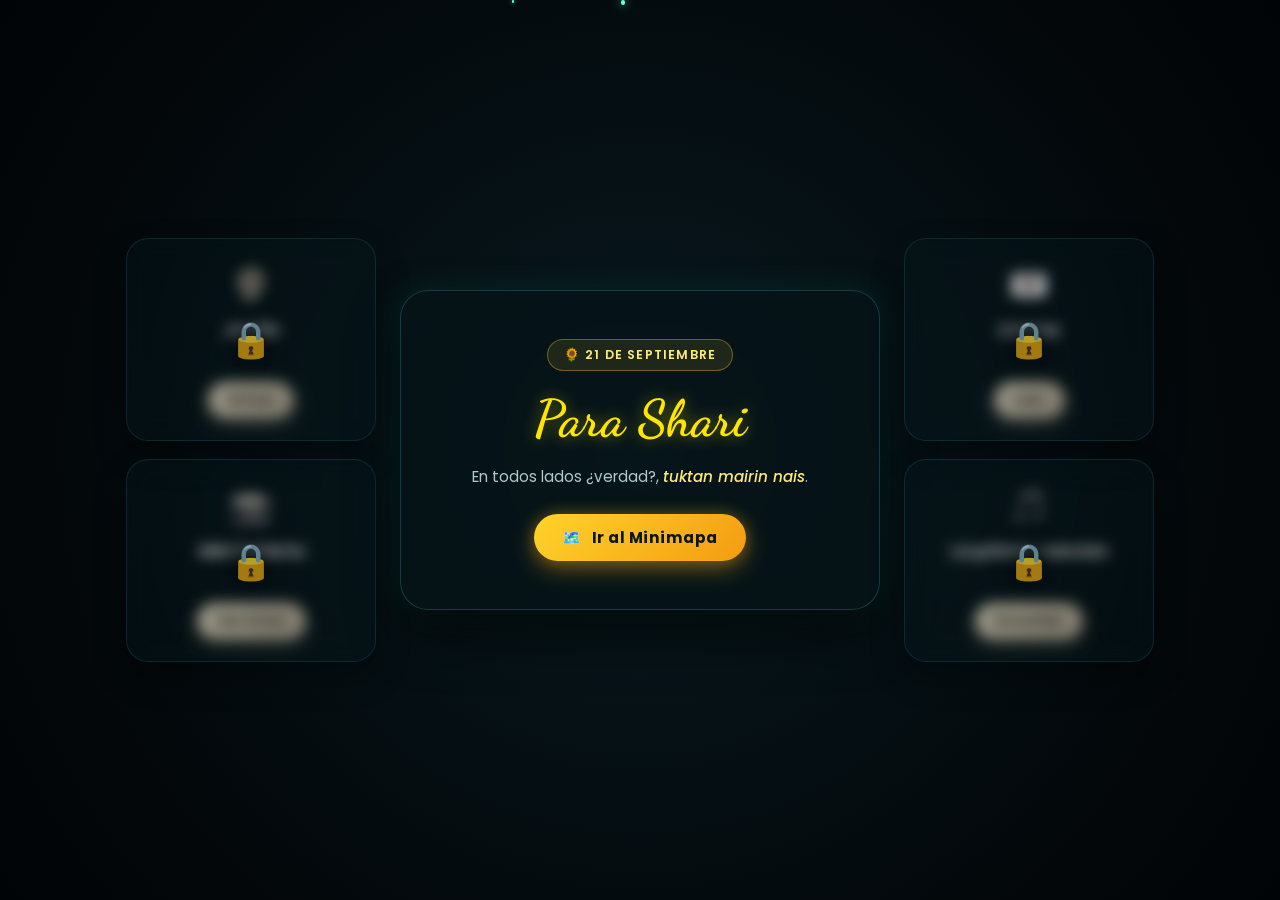
<file: index.html>
<!DOCTYPE html>
<html lang="es">
<head>
  <meta charset="UTF-8" />
  <meta name="viewport" content="width=device-width, initial-scale=1.0" />
  <title>21</title>
  <link rel="icon" href="flowers.png" type="image/x-icon" />
  <!-- Google Fonts -->
  <link rel="preconnect" href="https://fonts.googleapis.com">
  <link rel="preconnect" href="https://fonts.gstatic.com" crossorigin>
  <link href="https://fonts.googleapis.com/css2?family=Dancing+Script:wght@600;700&family=Poppins:wght@300;400;600;700&display=swap" rel="stylesheet">

  <link rel="stylesheet" href="style.css" />
</head>
<body>

  <!-- Luciérnagas / destellos -->
  <div id="glow-container"></div>

  <!-- Banner de Notificación de Desbloqueo -->
  <div id="unlock-banner" class="unlock-banner" style="display: none;">
    🎉 ¡FELICITACIONES! Los 4 niveles han sido superados. Las cartas sorpresa están desbloqueadas. 🔓✨
  </div>

  <!-- Layout Simétrico: 2 a la izquierda, Centro, 2 a la derecha -->
  <main class="layout-container">

    <!-- COLUMNA IZQUIERDA -->
    <div class="side-column">
      <!-- Card 1: Flores -->
      <article class="side-card reward-card locked" id="reward-1">
        <div class="lock-shield">🔒</div>
        <div class="card-icon">🌻</div>
        <h3>Jardin</h3>
        <p>...</p>
        <a href="flores/Flores.html" class="btn-card">Entrar</a>
      </article>

      <!-- Card 2: Galería -->
      <article class="side-card reward-card locked" id="reward-2">
        <div class="lock-shield">🔒</div>
        <div class="card-icon">📸</div>
        <h3>Mini Galería</h3>
        <p>...</p>
        <a href="galeria/galeria.html" class="btn-card">Ver fotos</a>
      </article>
    </div>

    <!-- CENTRO: MENSAJE PRINCIPAL -->
    <section class="card main-card">
      <span class="badge">🌻 21 de Septiembre</span>
      <h1>Para Shari</h1>
      <p class="dedicatoria">
        En todos lados ¿verdad?, <span class="highlight">tuktan mairin nais</span>. 
      </p>

      <!-- Botón al Minimapa de Juegos -->
      <div class="map-action">
        <a href="juegos/minimapa/minimapa.html" class="btn-minimap">
          <span>🗺️</span> Ir al Minimapa
        </a>
      </div>
    </section>

    <!-- COLUMNA DERECHA -->
    <div class="side-column">
      <!-- Card 3: Cartas -->
      <article class="side-card reward-card locked" id="reward-3">
        <div class="lock-shield">🔒</div>
        <div class="card-icon">💌</div>
        <h3>Cartas</h3>
        <p>...</p>
        <a href="cartas/cartas.html" class="btn-card">Leer</a>
      </article>

      <!-- Card 4: Canción -->
      <article class="side-card reward-card locked" id="reward-4">
        <div class="lock-shield">🔒</div>
        <div class="card-icon">🎵</div>
        <h3>La primer cancion</h3>
        <p>...</p>
        <a href="cancion/Joseanlog.html" class="btn-card">Escuchar</a>
      </article>
    </div>

  </main>

  <script src="script.js"></script>
</body>
</html>
</file>
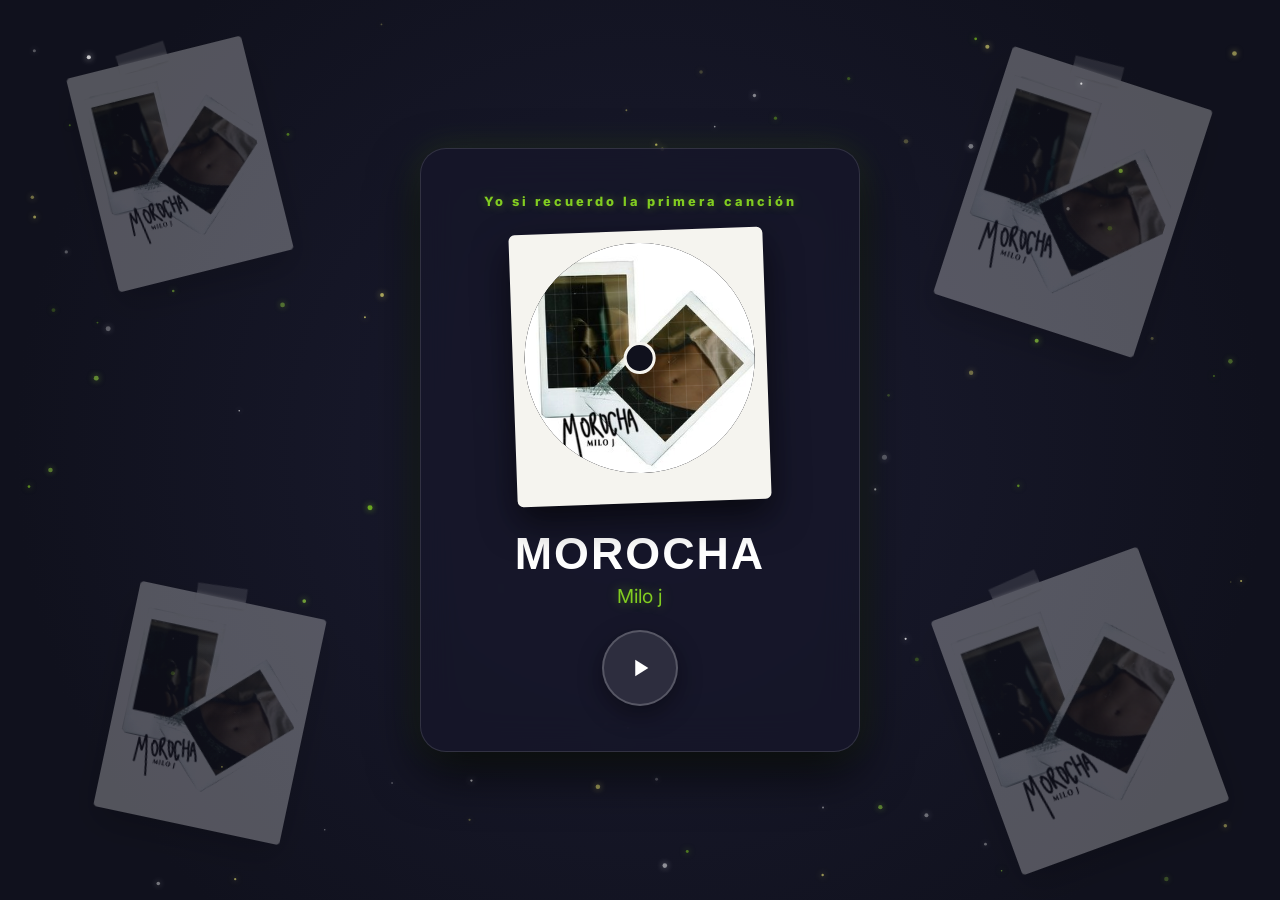
<file: cancion/Joseanlog.html>
<!DOCTYPE html>
<html lang="es">
<head>
  <meta charset="UTF-8">
  <meta name="viewport" content="width=device-width, initial-scale=1.0">
  <link rel="icon" href="../flowers.png" type="image/x-icon" />
  <title>Milo j - Morocha</title>
  
  <link rel="preconnect" href="https://fonts.googleapis.com">
  <link rel="preconnect" href="https://fonts.gstatic.com" crossorigin>
  <link href="https://fonts.googleapis.com/css2?family=Inter:wght@300;400;600;800&family=Permanent+Marker&display=swap" rel="stylesheet">
  
  <link rel="stylesheet" href="styles.css">
</head>
<body>
    <audio id="musicPlayer" autoplay loop>
        <source src="Morocha.mp3" type="audio/mp3">
        Tu navegador no soporta el elemento de audio.
    </audio>

    <canvas id="canvas"></canvas>

    <!-- Elementos gráficos de fondo: Mini Polaroids ambientales inspiradas en la portada -->
    <div class="polaroid-gallery" id="polaroidGallery">
        <div class="bg-polaroid p1">
            <div class="tape"></div>
            <div class="img-box">
                <img src="morocha.jpg" alt="Morocha vibe 1">
            </div>
        </div>
        <div class="bg-polaroid p2">
            <div class="tape"></div>
            <div class="img-box">
                <img src="morocha.jpg" alt="Morocha vibe 2">
            </div>
        </div>
        <div class="bg-polaroid p3">
            <div class="tape"></div>
            <div class="img-box">
                <img src="morocha.jpg" alt="Morocha vibe 3">
            </div>
        </div>
        <div class="bg-polaroid p4">
            <div class="tape"></div>
            <div class="img-box">
                <img src="morocha.jpg" alt="Morocha vibe 4">
            </div>
        </div>
    </div>

    <!-- Reproductor Principal -->
    <main class="main">
        <div class="reproductor">
            <span class="status-tag">Yo si recuerdo la primera canción</span>
            
            <div class="polaroid-main">
                <div class="disc">
                    <img src="morocha.jpg" alt="Milo j - Morocha Cover">
                </div>
            </div>

            <div class="info">
                <h1>MOROCHA</h1>
                <p>Milo j</p>
            </div>

            <button id="playPauseBtn" class="control-btn" aria-label="Reproducir o pausar">
                <svg class="play-icon" width="26" height="26" viewBox="0 0 24 24" fill="currentColor">
                    <path d="M8 5v14l11-7z"/>
                </svg>
                <svg class="pause-icon" width="26" height="26" viewBox="0 0 24 24" fill="currentColor">
                    <path d="M6 19h4V5H6v14zm8-14v14h4V5h-4z"/>
                </svg>
            </button>
        </div>
    </main>

    <script src="script.js"></script>
</body>
</html>
</file>
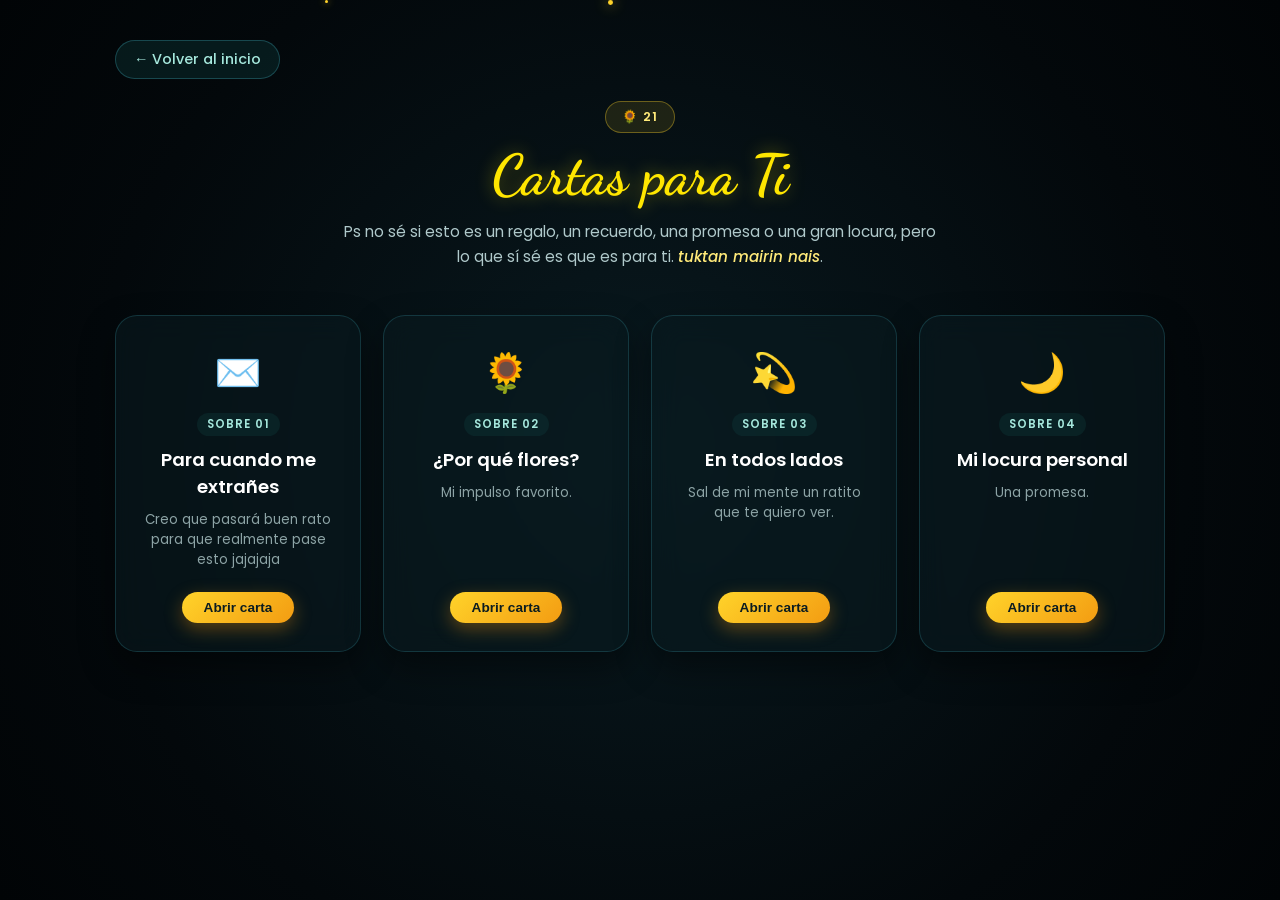
<file: Cartas/cartas.html>
<!DOCTYPE html>
<html lang="es">
<head>
  <meta charset="UTF-8" />
  <meta name="viewport" content="width=device-width, initial-scale=1.0" />
  <title>Cartas para Ti 💌 | 21 de Septiembre</title>

  <link rel="icon" href="../flowers.png" type="image/x-icon" />

  <!-- Google Fonts -->
  <link rel="preconnect" href="https://fonts.googleapis.com">
  <link rel="preconnect" href="https://fonts.gstatic.com" crossorigin>
  <link href="https://fonts.googleapis.com/css2?family=Dancing+Script:wght@600;700&family=Poppins:wght@300;400;500;600;700&display=swap" rel="stylesheet">

  <link rel="stylesheet" href="cartas.css" />
</head>
<body>

  <!-- Luciérnagas / destellos -->
  <div id="glow-container"></div>

  <div class="page-wrapper">
    
    <!-- Encabezado -->
    <header class="cartas-header">
      <a href="../index.html" class="btn-back">&larr; Volver al inicio</a>
      <span class="badge">🌻 21</span>
      <h1>Cartas para Ti</h1>
      <p class="subtitle">
        Ps no sé si esto es un regalo, un recuerdo, una promesa o una gran locura, pero lo que sí sé es que es para ti.
        <span class="highlight">tuktan mairin nais</span>.
      </p>
    </header>

    <!-- Grid de Sobres/Cartas -->
    <main class="letters-grid">

      <!-- Carta 1 -->
      <article class="letter-card" data-letter="1">
        <div class="envelope-icon">✉️</div>
        <span class="letter-tag">Sobre 01</span>
        <h3>Para cuando me extrañes</h3>
        <p class="letter-desc">Creo que pasará buen rato para que realmente pase esto jajajaja</p>
        <button class="btn-open">Abrir carta</button>
      </article>

      <!-- Carta 2 -->
      <article class="letter-card" data-letter="2">
        <div class="envelope-icon">🌻</div>
        <span class="letter-tag">Sobre 02</span>
        <h3>¿Por qué flores?</h3>
        <p class="letter-desc">Mi impulso favorito.</p>
        <button class="btn-open">Abrir carta</button>
      </article>

      <!-- Carta 3 -->
      <article class="letter-card" data-letter="3">
        <div class="envelope-icon">💫</div>
        <span class="letter-tag">Sobre 03</span>
        <h3>En todos lados</h3>
        <p class="letter-desc">Sal de mi mente un ratito que te quiero ver.</p>
        <button class="btn-open">Abrir carta</button>
      </article>

      <!-- Carta 4 -->
      <article class="letter-card" data-letter="4">
        <div class="envelope-icon">🌙</div>
        <span class="letter-tag">Sobre 04</span>
        <h3>Mi locura personal</h3>
        <p class="letter-desc">Una promesa.</p>
        <button class="btn-open">Abrir carta</button>
      </article>

    </main>

  </div>

  <!-- Modal para leer la carta abierta -->
  <div id="letter-modal" class="modal" aria-hidden="true">
    <div class="modal-overlay"></div>
    <div class="modal-paper">
      <button class="modal-close" id="modal-close" aria-label="Cerrar">&times;</button>
      <div class="stamp">🌻</div>
      <h2 id="modal-title" class="modal-title"></h2>
      <div id="modal-body" class="modal-body"></div>
      <p class="modal-footer">ATT. Marck.</p>
    </div>
  </div>

  <script src="cartas.js"></script>
</body>
</html>
</file>
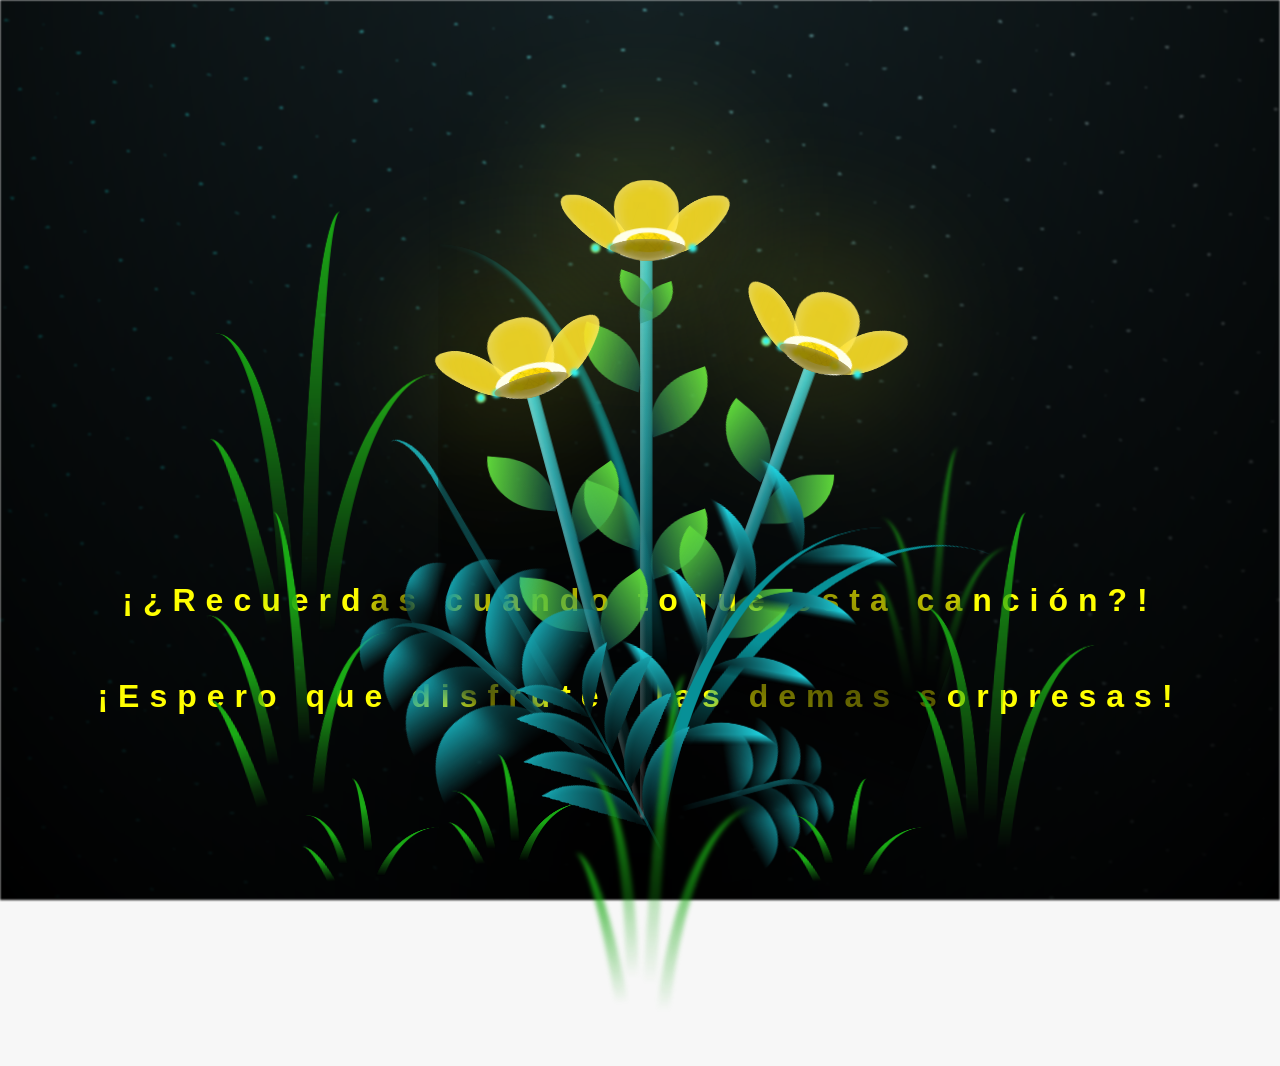
<file: flores/Flores.html>
<!DOCTYPE html>
<html lang="es">
  <head>
    <meta charset="UTF-8" />
    <meta http-equiv="X-UA-Compatible" content="IE=edge" />
    <meta name="viewport" content="width=device-width, initial-scale=1.0" />
    <link rel="stylesheet" href="main.css" />
    <link rel="icon" href="../flowers.png" type="image/x-icon" />
    <title>Flower</title>
  </head>
  <body class="container">
    <audio src="Risk_all_for_you.mp3" autoplay></audio>
    <div id="lyrics">
      
    </div>
    
    <h1 class="titulo">¡¿Recuerdas cuando toqué esta canción?! <br> <br>
      ¡Espero que disfrutes las demas sorpresas!</h1>
    <div class="night"></div>
    <div class="flowers">
      <div class="flower flower--1">
        <div class="flower__leafs flower__leafs--1">
          <div class="flower__leaf flower__leaf--1"></div>
          <div class="flower__leaf flower__leaf--2"></div>
          <div class="flower__leaf flower__leaf--3"></div>
          <div class="flower__leaf flower__leaf--4"></div>
          <div class="flower__white-circle"></div>

          <div class="flower__light flower__light--1"></div>
          <div class="flower__light flower__light--2"></div>
          <div class="flower__light flower__light--3"></div>
          <div class="flower__light flower__light--4"></div>
          <div class="flower__light flower__light--5"></div>
          <div class="flower__light flower__light--6"></div>
          <div class="flower__light flower__light--7"></div>
          <div class="flower__light flower__light--8"></div>
        </div>
        <div class="flower__line">
          <div class="flower__line__leaf flower__line__leaf--1"></div>
          <div class="flower__line__leaf flower__line__leaf--2"></div>
          <div class="flower__line__leaf flower__line__leaf--3"></div>
          <div class="flower__line__leaf flower__line__leaf--4"></div>
          <div class="flower__line__leaf flower__line__leaf--5"></div>
          <div class="flower__line__leaf flower__line__leaf--6"></div>
        </div>
      </div>

      <div class="flower flower--2">
        <div class="flower__leafs flower__leafs--2">
          <div class="flower__leaf flower__leaf--1"></div>
          <div class="flower__leaf flower__leaf--2"></div>
          <div class="flower__leaf flower__leaf--3"></div>
          <div class="flower__leaf flower__leaf--4"></div>
          <div class="flower__white-circle"></div>

          <div class="flower__light flower__light--1"></div>
          <div class="flower__light flower__light--2"></div>
          <div class="flower__light flower__light--3"></div>
          <div class="flower__light flower__light--4"></div>
          <div class="flower__light flower__light--5"></div>
          <div class="flower__light flower__light--6"></div>
          <div class="flower__light flower__light--7"></div>
          <div class="flower__light flower__light--8"></div>
        </div>
        <div class="flower__line">
          <div class="flower__line__leaf flower__line__leaf--1"></div>
          <div class="flower__line__leaf flower__line__leaf--2"></div>
          <div class="flower__line__leaf flower__line__leaf--3"></div>
          <div class="flower__line__leaf flower__line__leaf--4"></div>
        </div>
      </div>

      <div class="flower flower--3">
        <div class="flower__leafs flower__leafs--3">
          <div class="flower__leaf flower__leaf--1"></div>
          <div class="flower__leaf flower__leaf--2"></div>
          <div class="flower__leaf flower__leaf--3"></div>
          <div class="flower__leaf flower__leaf--4"></div>
          <div class="flower__white-circle"></div>

          <div class="flower__light flower__light--1"></div>
          <div class="flower__light flower__light--2"></div>
          <div class="flower__light flower__light--3"></div>
          <div class="flower__light flower__light--4"></div>
          <div class="flower__light flower__light--5"></div>
          <div class="flower__light flower__light--6"></div>
          <div class="flower__light flower__light--7"></div>
          <div class="flower__light flower__light--8"></div>
        </div>
        <div class="flower__line">
          <div class="flower__line__leaf flower__line__leaf--1"></div>
          <div class="flower__line__leaf flower__line__leaf--2"></div>
          <div class="flower__line__leaf flower__line__leaf--3"></div>
          <div class="flower__line__leaf flower__line__leaf--4"></div>
        </div>
      </div>

      <div class="grow-ans" style="--d: 1.2s">
        <div class="flower__g-long">
          <div class="flower__g-long__top"></div>
          <div class="flower__g-long__bottom"></div>
        </div>
      </div>

      <div class="growing-grass">
        <div class="flower__grass flower__grass--1">
          <div class="flower__grass--top"></div>
          <div class="flower__grass--bottom"></div>
          <div class="flower__grass__leaf flower__grass__leaf--1"></div>
          <div class="flower__grass__leaf flower__grass__leaf--2"></div>
          <div class="flower__grass__leaf flower__grass__leaf--3"></div>
          <div class="flower__grass__leaf flower__grass__leaf--4"></div>
          <div class="flower__grass__leaf flower__grass__leaf--5"></div>
          <div class="flower__grass__leaf flower__grass__leaf--6"></div>
          <div class="flower__grass__leaf flower__grass__leaf--7"></div>
          <div class="flower__grass__leaf flower__grass__leaf--8"></div>
          <div class="flower__grass__overlay"></div>
        </div>
      </div>

      <div class="growing-grass">
        <div class="flower__grass flower__grass--2">
          <div class="flower__grass--top"></div>
          <div class="flower__grass--bottom"></div>
          <div class="flower__grass__leaf flower__grass__leaf--1"></div>
          <div class="flower__grass__leaf flower__grass__leaf--2"></div>
          <div class="flower__grass__leaf flower__grass__leaf--3"></div>
          <div class="flower__grass__leaf flower__grass__leaf--4"></div>
          <div class="flower__grass__leaf flower__grass__leaf--5"></div>
          <div class="flower__grass__leaf flower__grass__leaf--6"></div>
          <div class="flower__grass__leaf flower__grass__leaf--7"></div>
          <div class="flower__grass__leaf flower__grass__leaf--8"></div>
          <div class="flower__grass__overlay"></div>
        </div>
      </div>

      <div class="grow-ans" style="--d: 2.4s">
        <div class="flower__g-right flower__g-right--1">
          <div class="leaf"></div>
        </div>
      </div>

      <div class="grow-ans" style="--d: 2.8s">
        <div class="flower__g-right flower__g-right--2">
          <div class="leaf"></div>
        </div>
      </div>

      <div class="grow-ans" style="--d: 2.8s">
        <div class="flower__g-front">
          <div
            class="flower__g-front__leaf-wrapper flower__g-front__leaf-wrapper--1"
          >
            <div class="flower__g-front__leaf"></div>
          </div>
          <div
            class="flower__g-front__leaf-wrapper flower__g-front__leaf-wrapper--2"
          >
            <div class="flower__g-front__leaf"></div>
          </div>
          <div
            class="flower__g-front__leaf-wrapper flower__g-front__leaf-wrapper--3"
          >
            <div class="flower__g-front__leaf"></div>
          </div>
          <div
            class="flower__g-front__leaf-wrapper flower__g-front__leaf-wrapper--4"
          >
            <div class="flower__g-front__leaf"></div>
          </div>
          <div
            class="flower__g-front__leaf-wrapper flower__g-front__leaf-wrapper--5"
          >
            <div class="flower__g-front__leaf"></div>
          </div>
          <div
            class="flower__g-front__leaf-wrapper flower__g-front__leaf-wrapper--6"
          >
            <div class="flower__g-front__leaf"></div>
          </div>
          <div
            class="flower__g-front__leaf-wrapper flower__g-front__leaf-wrapper--7"
          >
            <div class="flower__g-front__leaf"></div>
          </div>
          <div
            class="flower__g-front__leaf-wrapper flower__g-front__leaf-wrapper--8"
          >
            <div class="flower__g-front__leaf"></div>
          </div>
          <div class="flower__g-front__line"></div>
        </div>
      </div>

      <div class="grow-ans" style="--d: 3.2s">
        <div class="flower__g-fr">
          <div class="leaf"></div>
          <div class="flower__g-fr__leaf flower__g-fr__leaf--1"></div>
          <div class="flower__g-fr__leaf flower__g-fr__leaf--2"></div>
          <div class="flower__g-fr__leaf flower__g-fr__leaf--3"></div>
          <div class="flower__g-fr__leaf flower__g-fr__leaf--4"></div>
          <div class="flower__g-fr__leaf flower__g-fr__leaf--5"></div>
          <div class="flower__g-fr__leaf flower__g-fr__leaf--6"></div>
          <div class="flower__g-fr__leaf flower__g-fr__leaf--7"></div>
          <div class="flower__g-fr__leaf flower__g-fr__leaf--8"></div>
        </div>
      </div>

      <div class="long-g long-g--0">
        <div class="grow-ans" style="--d: 3s">
          <div class="leaf leaf--0"></div>
        </div>
        <div class="grow-ans" style="--d: 2.2s">
          <div class="leaf leaf--1"></div>
        </div>
        <div class="grow-ans" style="--d: 3.4s">
          <div class="leaf leaf--2"></div>
        </div>
        <div class="grow-ans" style="--d: 3.6s">
          <div class="leaf leaf--3"></div>
        </div>
      </div>

      <div class="long-g long-g--1">
        <div class="grow-ans" style="--d: 3.6s">
          <div class="leaf leaf--0"></div>
        </div>
        <div class="grow-ans" style="--d: 3.8s">
          <div class="leaf leaf--1"></div>
        </div>
        <div class="grow-ans" style="--d: 4s">
          <div class="leaf leaf--2"></div>
        </div>
        <div class="grow-ans" style="--d: 4.2s">
          <div class="leaf leaf--3"></div>
        </div>
      </div>

      <div class="long-g long-g--2">
        <div class="grow-ans" style="--d: 4s">
          <div class="leaf leaf--0"></div>
        </div>
        <div class="grow-ans" style="--d: 4.2s">
          <div class="leaf leaf--1"></div>
        </div>
        <div class="grow-ans" style="--d: 4.4s">
          <div class="leaf leaf--2"></div>
        </div>
        <div class="grow-ans" style="--d: 4.6s">
          <div class="leaf leaf--3"></div>
        </div>
      </div>

      <div class="long-g long-g--3">
        <div class="grow-ans" style="--d: 4s">
          <div class="leaf leaf--0"></div>
        </div>
        <div class="grow-ans" style="--d: 4.2s">
          <div class="leaf leaf--1"></div>
        </div>
        <div class="grow-ans" style="--d: 3s">
          <div class="leaf leaf--2"></div>
        </div>
        <div class="grow-ans" style="--d: 3.6s">
          <div class="leaf leaf--3"></div>
        </div>
      </div>

      <div class="long-g long-g--4">
        <div class="grow-ans" style="--d: 4s">
          <div class="leaf leaf--0"></div>
        </div>
        <div class="grow-ans" style="--d: 4.2s">
          <div class="leaf leaf--1"></div>
        </div>
        <div class="grow-ans" style="--d: 3s">
          <div class="leaf leaf--2"></div>
        </div>
        <div class="grow-ans" style="--d: 3.6s">
          <div class="leaf leaf--3"></div>
        </div>
      </div>

      <div class="long-g long-g--5">
        <div class="grow-ans" style="--d: 4s">
          <div class="leaf leaf--0"></div>
        </div>
        <div class="grow-ans" style="--d: 4.2s">
          <div class="leaf leaf--1"></div>
        </div>
        <div class="grow-ans" style="--d: 3s">
          <div class="leaf leaf--2"></div>
        </div>
        <div class="grow-ans" style="--d: 3.6s">
          <div class="leaf leaf--3"></div>
        </div>
      </div>

      <div class="long-g long-g--6">
        <div class="grow-ans" style="--d: 4.2s">
          <div class="leaf leaf--0"></div>
        </div>
        <div class="grow-ans" style="--d: 4.4s">
          <div class="leaf leaf--1"></div>
        </div>
        <div class="grow-ans" style="--d: 4.6s">
          <div class="leaf leaf--2"></div>
        </div>
        <div class="grow-ans" style="--d: 4.8s">
          <div class="leaf leaf--3"></div>
        </div>
      </div>

      <div class="long-g long-g--7">
        <div class="grow-ans" style="--d: 3s">
          <div class="leaf leaf--0"></div>
        </div>
        <div class="grow-ans" style="--d: 3.2s">
          <div class="leaf leaf--1"></div>
        </div>
        <div class="grow-ans" style="--d: 3.5s">
          <div class="leaf leaf--2"></div>
        </div>
        <div class="grow-ans" style="--d: 3.6s">
          <div class="leaf leaf--3"></div>
        </div>
      </div>
    </div>
    <script src="anim.js"></script>
    <script src="main.js"></script>
  </body>
</html>
</file>
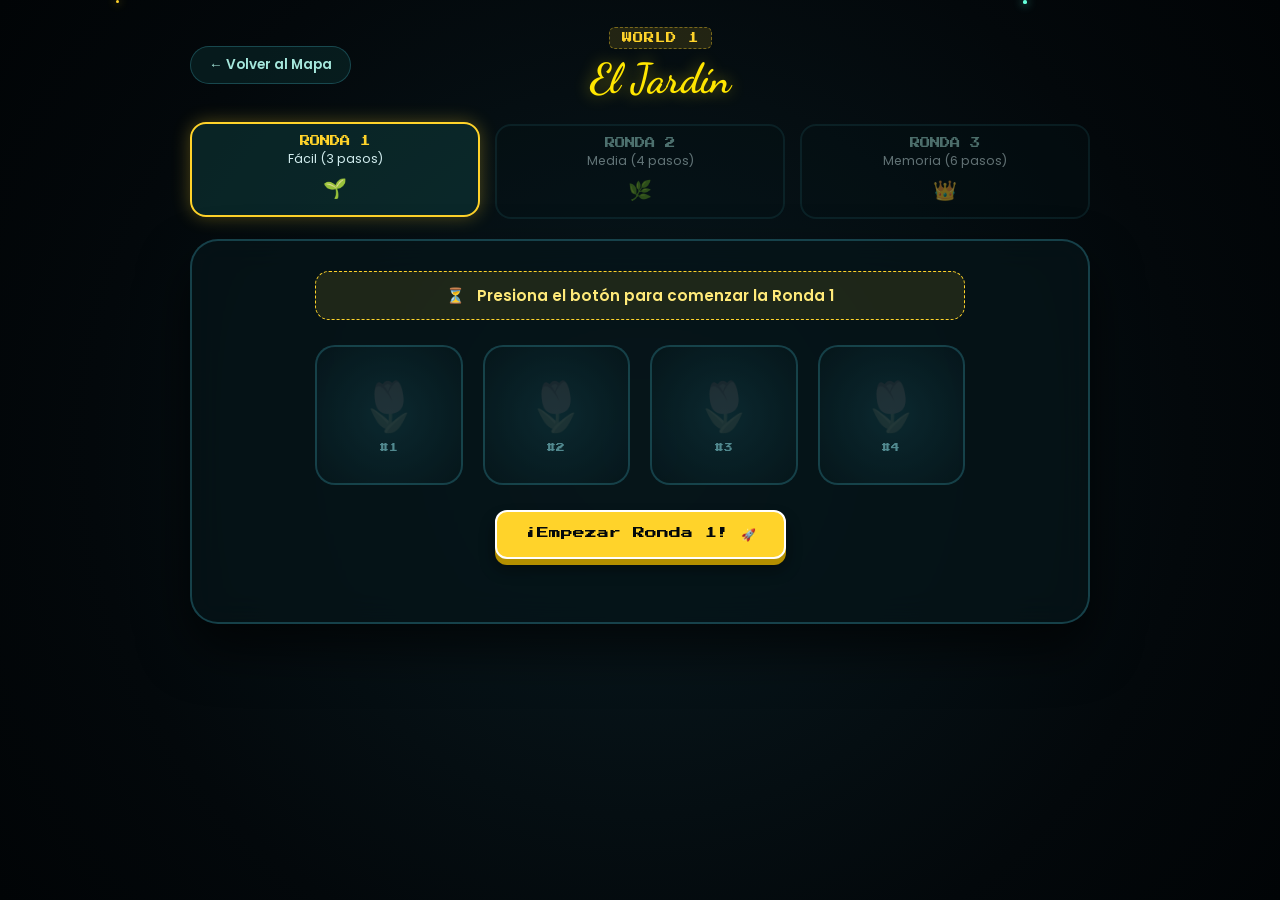
<file: juegos/juego1/juego1.html>
<!DOCTYPE html>
<html lang="es">
<head>
  <meta charset="UTF-8" />
  <meta name="viewport" content="width=device-width, initial-scale=1.0" />
  <title>Nivel 1: El Despertar del Jardín 🌻</title>

  <link rel="preconnect" href="https://fonts.googleapis.com">
  <link rel="preconnect" href="https://fonts.gstatic.com" crossorigin>
  <link href="https://fonts.googleapis.com/css2?family=Dancing+Script:wght@700&family=Press+Start+2P&family=Poppins:wght@400;600;700&display=swap" rel="stylesheet">

  <link rel="stylesheet" href="juego1.css" />
</head>
<body>

  <div id="glow-container"></div>

  <div class="game-wrapper">
    
    <!-- Encabezado -->
    <header class="game-header">
      <a href="../minimapa/minimapa.html" class="btn-back">&larr; Volver al Mapa</a>
      <div class="header-info">
        <span class="retro-badge">WORLD 1</span>
        <h1>El Jardín</h1>
      </div>
      <div class="empty-space"></div>
    </header>

    <!-- Indicador Gráfico de las 3 Rondas -->
    <div class="rounds-stepper">
      <div class="round-step active" id="step-1">
        <span class="step-num">RONDA 1</span>
        <span class="step-diff">Fácil (3 pasos)</span>
        <span class="step-icon">🌱</span>
      </div>
      <div class="round-step" id="step-2">
        <span class="step-num">RONDA 2</span>
        <span class="step-diff">Media (4 pasos)</span>
        <span class="step-icon">🌿</span>
      </div>
      <div class="round-step" id="step-3">
        <span class="step-num">RONDA 3</span>
        <span class="step-diff">Memoria (6 pasos)</span>
        <span class="step-icon">👑</span>
      </div>
    </div>

    <!-- Escenario del Jardín -->
    <main class="garden-stage">

      <!-- Barra de Estado / Turno Actual -->
      <div class="turn-banner waiting" id="turn-banner">
        <span class="turn-icon" id="turn-icon">⏳</span>
        <span class="turn-text" id="turn-text">Presiona el botón para comenzar la Ronda 1</span>
      </div>

      <!-- Cuadrícula de Tulipanes -->
      <div class="tulips-grid" id="tulips-grid">
        <button class="tulip-card" data-index="0" aria-label="Tulipán 1">
          <span class="flower-icon">🌷</span>
          <span class="flower-label">#1</span>
        </button>
        <button class="tulip-card" data-index="1" aria-label="Tulipán 2">
          <span class="flower-icon">🌷</span>
          <span class="flower-label">#2</span>
        </button>
        <button class="tulip-card" data-index="2" aria-label="Tulipán 3">
          <span class="flower-icon">🌷</span>
          <span class="flower-label">#3</span>
        </button>
        <button class="tulip-card" data-index="3" aria-label="Tulipán 4">
          <span class="flower-icon">🌷</span>
          <span class="flower-label">#4</span>
        </button>
      </div>

      <!-- Botón de acción principal -->
      <div class="status-zone">
        <button id="start-btn" class="retro-button">¡Empezar Ronda 1! 🚀</button>
        <p id="feedback-msg" class="feedback-msg"></p>
      </div>
    </main>

    <!-- Cortinilla / Anuncio de Nueva Ronda -->
    <div id="round-alert" class="round-alert hidden">
      <div class="alert-content">
        <span class="alert-badge" id="alert-badge">RONDA 1</span>
        <h2 id="alert-title">¡Modo Fácil!</h2>
        <p id="alert-desc">Memoriza la secuencia de 3 tulipanes</p>
      </div>
    </div>

    <!-- Modal de Victoria Final -->
    <div id="victory-modal" class="modal-backdrop hidden">
      <div class="modal-card">
        <div class="modal-sparkle">✨🔑✨</div>
        <h2>¡Jardín Florecido!</h2>
        <p>Has superado todas las rondas con éxito. Conseguiste la <strong>Llave del Jardín Amarillo</strong>.</p>
        <div class="key-badge">⭐ Llave 1 Desbloqueada</div>
        <a href="../minimapa/minimapa.html" class="retro-button btn-success">Regresar al Mapa</a>
      </div>
    </div>

  </div>

  <script src="juego1.js"></script>
</body>
</html>
</file>
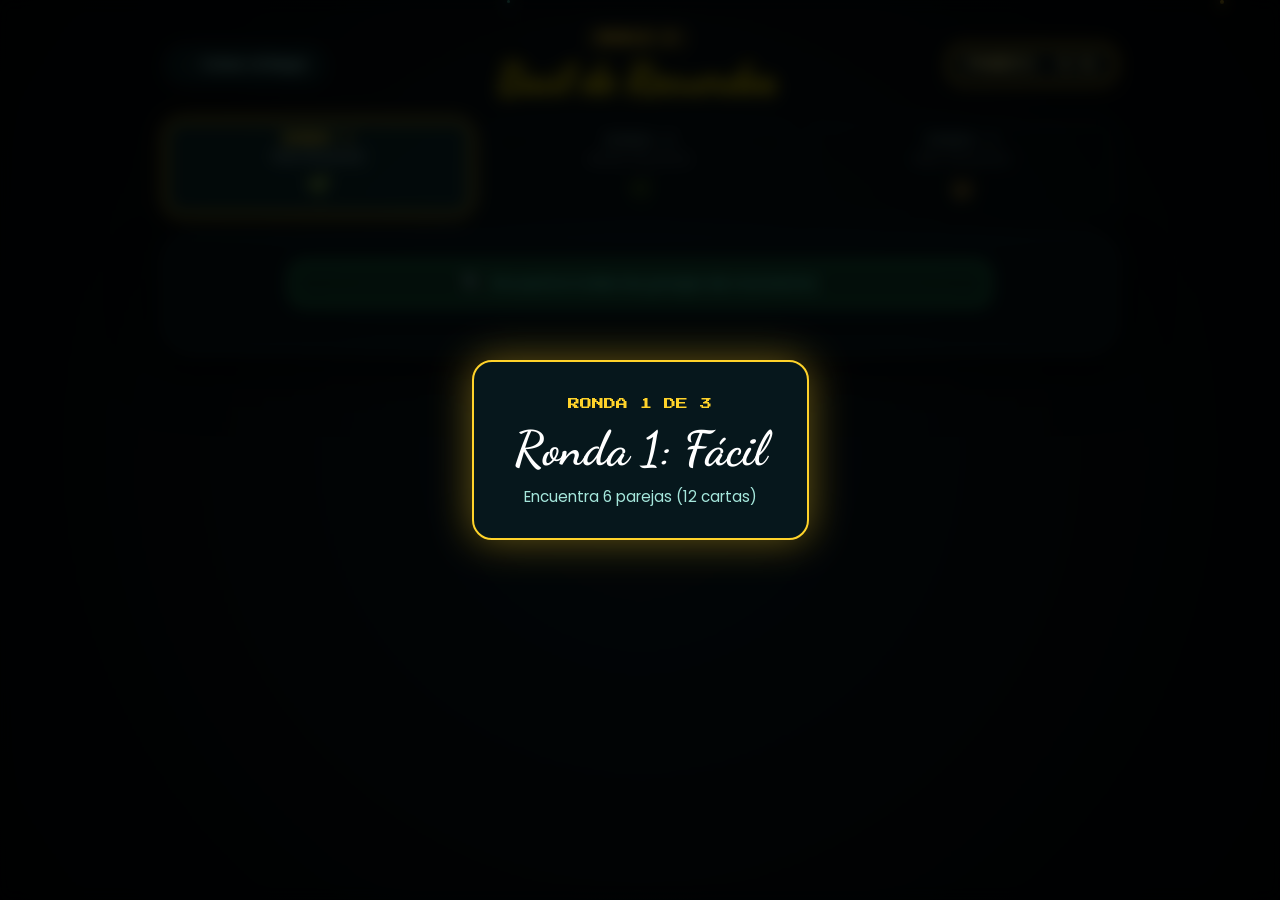
<file: juegos/juego2/juego2.html>
<!DOCTYPE html>
<html lang="es">
<head>
  <meta charset="UTF-8" />
  <meta name="viewport" content="width=device-width, initial-scale=1.0" />
  <title>Nivel 2: Recuerdos 📸</title>

  <link rel="preconnect" href="https://fonts.googleapis.com">
  <link rel="preconnect" href="https://fonts.gstatic.com" crossorigin>
  <link href="https://fonts.googleapis.com/css2?family=Dancing+Script:wght@700&family=Press+Start+2P&family=Poppins:wght@400;600;700&display=swap" rel="stylesheet">

  <link rel="stylesheet" href="juego2.css" />
</head>
<body>

  <div id="glow-container"></div>

  <div class="game-wrapper">
    
    <!-- Encabezado -->
    <header class="game-header">
      <a href="../minimapa/minimapa.html" class="btn-back">&larr; Volver al Mapa</a>
      <div class="header-info">
        <span class="retro-badge">WORLD 2</span>
        <h1>Baúl de Recuerdos</h1>
      </div>
      <div class="score-pill">
        <span>PARES: </span><span id="pairs-count">0/6</span>
      </div>
    </header>

    <!-- Stepper de Rondas -->
    <div class="rounds-stepper">
      <div class="round-step active" id="step-1">
        <span class="step-num">RONDA 1</span>
        <span class="step-diff">Fácil (6 pares)</span>
        <span class="step-icon">🌱</span>
      </div>
      <div class="round-step" id="step-2">
        <span class="step-num">RONDA 2</span>
        <span class="step-diff">Media (8 pares)</span>
        <span class="step-icon">🌿</span>
      </div>
      <div class="round-step" id="step-3">
        <span class="step-num">RONDA 3</span>
        <span class="step-diff">Reto (10 pares)</span>
        <span class="step-icon">👑</span>
      </div>
    </div>

    <!-- Tablero de Cartas -->
    <main class="memory-stage">
      <div class="turn-banner" id="turn-banner">
        <span class="turn-icon" id="turn-icon">🔍</span>
        <span class="turn-text" id="turn-text">Encuentra todas las parejas de momentos</span>
      </div>

      <div class="memory-grid" id="memory-grid">
        <!-- Renderizado dinámico por JS -->
      </div>
    </main>

    <!-- Transición de Ronda -->
    <div id="round-alert" class="round-alert hidden">
      <div class="alert-content">
        <span class="alert-badge" id="alert-badge">RONDA 1</span>
        <h2 id="alert-title">¡Modo Fácil!</h2>
        <p id="alert-desc">Encuentra 6 parejas</p>
      </div>
    </div>

    <!-- Modal de Victoria Final -->
    <div id="victory-modal" class="modal-backdrop hidden">
      <div class="modal-card">
        <div class="modal-sparkle">✨🔑✨</div>
        <h2>¡Recuerdos Vivos!</h2>
        <p>Has superado todas las rondas con maestría. Conseguiste la <strong>Llave de los Recuerdos</strong>.</p>
        <div class="key-badge">⭐ Llave 2 Desbloqueada</div>
        <a href="../minimapa/minimapa.html" class="retro-button btn-success">Regresar al Mapa</a>
      </div>
    </div>

  </div>

  <script src="juego2.js"></script>
</body>
</html>
</file>
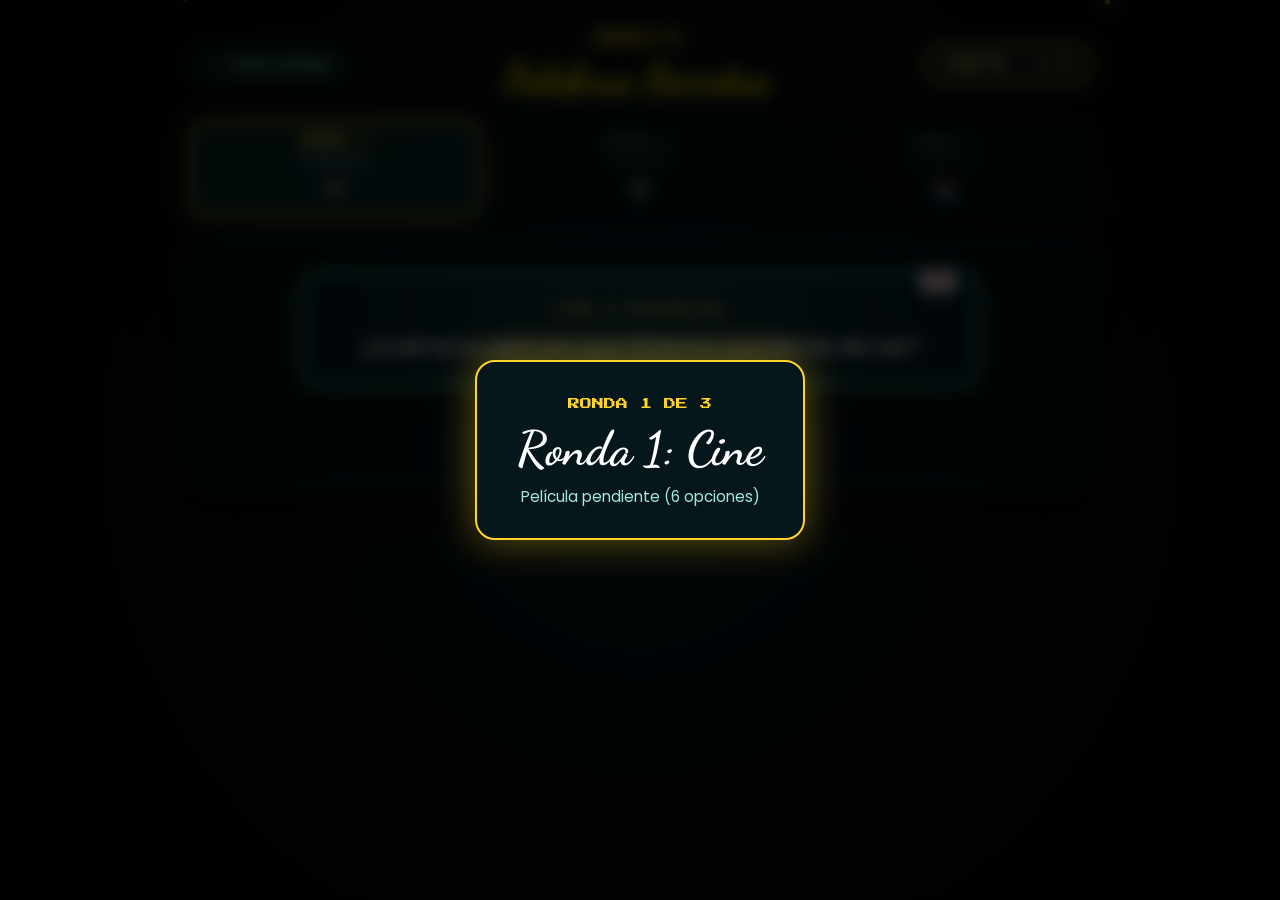
<file: juegos/juego3/juego3.html>
<!DOCTYPE html>
<html lang="es">
<head>
  <meta charset="UTF-8" />
  <meta name="viewport" content="width=device-width, initial-scale=1.0" />
  <title>Nivel 3: Palabras Secretas 💌</title>

  <link rel="preconnect" href="https://fonts.googleapis.com">
  <link rel="preconnect" href="https://fonts.gstatic.com" crossorigin>
  <link href="https://fonts.googleapis.com/css2?family=Dancing+Script:wght@700&family=Press+Start+2P&family=Poppins:wght@400;600;700&display=swap" rel="stylesheet">

  <link rel="stylesheet" href="juego3.css" />
</head>
<body>

  <div id="glow-container"></div>

  <div class="game-wrapper">
    
    <!-- Header -->
    <header class="game-header">
      <a href="../minimapa/minimapa.html" class="btn-back">&larr; Volver al Mapa</a>
      <div class="header-info">
        <span class="retro-badge">WORLD 3</span>
        <h1>Palabras Secretas</h1>
      </div>
      <div class="score-pill">
        <span>CARTA: </span><span id="round-indicator">1/3</span>
      </div>
    </header>

    <!-- Stepper de Rondas -->
    <div class="rounds-stepper">
      <div class="round-step active" id="step-1">
        <span class="step-num">RONDA 1</span>
        <span class="step-diff">6 opciones</span>
        <span class="step-icon">🎬</span>
      </div>
      <div class="round-step" id="step-2">
        <span class="step-num">RONDA 2</span>
        <span class="step-diff">8 opciones</span>
        <span class="step-icon">💬</span>
      </div>
      <div class="round-step" id="step-3">
        <span class="step-num">RONDA 3</span>
        <span class="step-diff">10 opciones</span>
        <span class="step-icon">🗓️</span>
      </div>
    </div>

    <!-- Escenario de la Carta -->
    <main class="letter-stage">
      
      <!-- Carta abierta con la pregunta -->
      <section class="letter-card">
        <div class="letter-stamp">💌</div>
        <span class="letter-tag" id="question-category">CINE & PALOMITAS</span>
        <h2 class="letter-question" id="question-text">¿Cuál es la película que tenemos pendiente de ver?</h2>
      </section>

      <!-- Contenedor de Botones de Opciones -->
      <div class="options-container" id="options-container">
        <!-- Renderizado dinámicamente por JavaScript -->
      </div>

      <!-- Feedback de respuesta -->
      <p id="feedback-msg" class="feedback-msg"></p>

    </main>

    <!-- Modal de Transición de Ronda -->
    <div id="round-alert" class="round-alert hidden">
      <div class="alert-content">
        <span class="alert-badge" id="alert-badge">RONDA 1</span>
        <h2 id="alert-title">¡Pregunta de Cine!</h2>
        <p id="alert-desc">Elige entre las 6 opciones disponibles</p>
      </div>
    </div>

    <!-- Modal de Victoria Final -->
    <div id="victory-modal" class="modal-backdrop hidden">
      <div class="modal-card">
        <div class="modal-sparkle">✨🔑✨</div>
        <h2>¡Descifrado Total!</h2>
        <p>Conoces cada detalle a la perfección. Has desbloqueado la <strong>Llave de las Palabras Secretas</strong>.</p>
        <div class="key-badge">⭐ Llave 3 Desbloqueada</div>
        <a href="../minimapa/minimapa.html" class="retro-button btn-success">Regresar al Mapa</a>
      </div>
    </div>

  </div>

  <script src="juego3.js"></script>
</body>
</html>
</file>
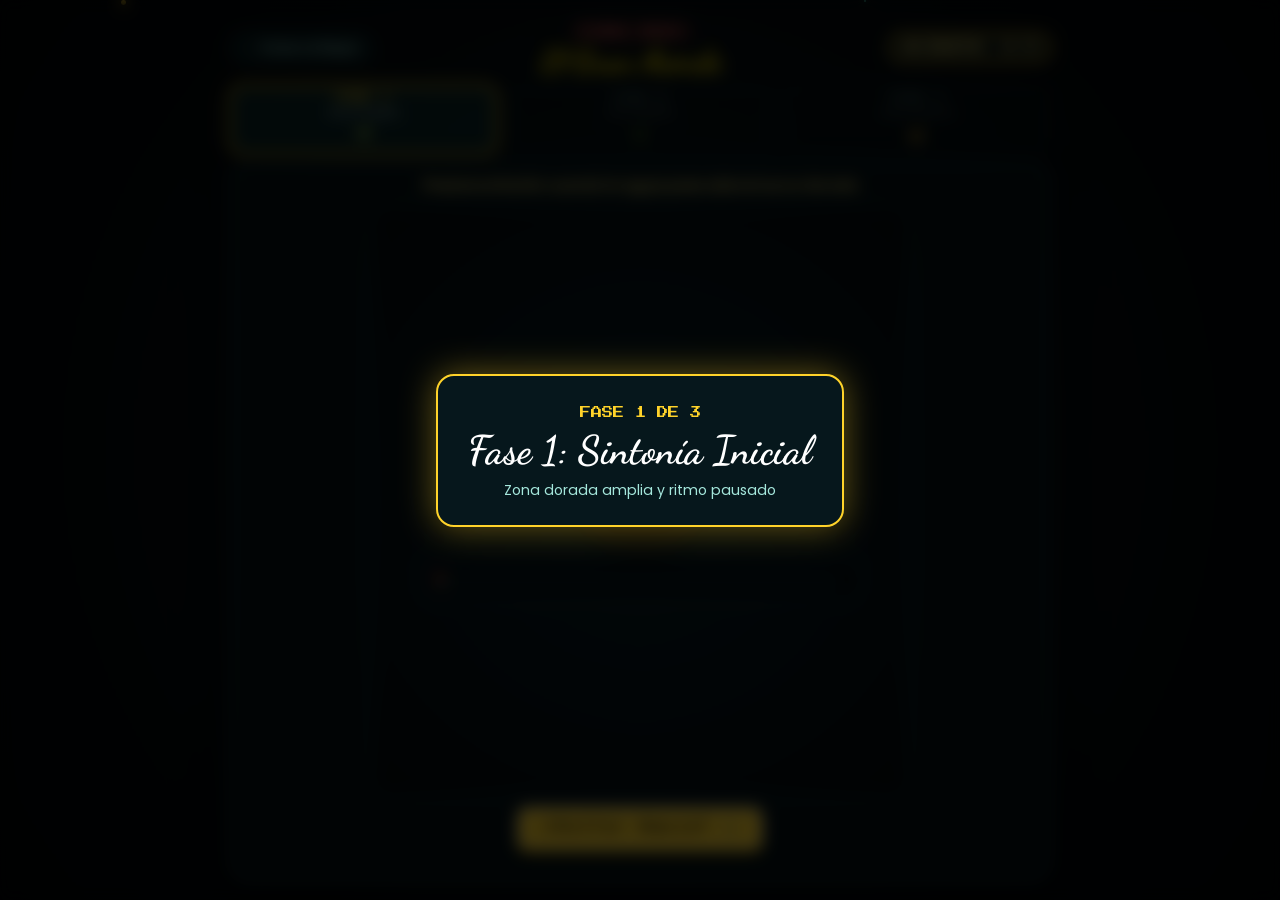
<file: juegos/juego4/juego4.html>
<!DOCTYPE html>
<html lang="es">
<head>
  <meta charset="UTF-8" />
  <meta name="viewport" content="width=device-width, initial-scale=1.0" />
  <title>Nivel Final: El Gran Acorde 🎵</title>

  <link rel="preconnect" href="https://fonts.googleapis.com">
  <link rel="preconnect" href="https://fonts.gstatic.com" crossorigin>
  <link href="https://fonts.googleapis.com/css2?family=Dancing+Script:wght@700&family=Press+Start+2P&family=Poppins:wght@400;600;700&display=swap" rel="stylesheet">

  <link rel="stylesheet" href="juego4.css" />
</head>
<body>

  <div id="glow-container"></div>

  <div class="game-wrapper">
    
    <!-- Header -->
    <header class="game-header">
      <a href="../minimapa/minimapa.html" class="btn-back">&larr; Volver al Mapa</a>
      <div class="header-info">
        <span class="retro-badge final-badge">FINAL BOSS</span>
        <h1>El Gran Acorde</h1>
      </div>
      <div class="score-pill">
        <span>ACIERTO: </span><span id="hits-count">0/3</span>
      </div>
    </header>

    <!-- Stepper de Fases -->
    <div class="rounds-stepper">
      <div class="round-step active" id="step-1">
        <span class="step-num">FASE 1</span>
        <span class="step-diff">Zona Amplia</span>
        <span class="step-icon">🌱</span>
      </div>
      <div class="round-step" id="step-2">
        <span class="step-num">FASE 2</span>
        <span class="step-diff">Zona Media</span>
        <span class="step-icon">🌿</span>
      </div>
      <div class="round-step" id="step-3">
        <span class="step-num">FASE 3</span>
        <span class="step-diff">Zona Precisa</span>
        <span class="step-icon">👑</span>
      </div>
    </div>

    <!-- Escenario del Tocadiscos -->
    <main class="turntable-stage">
      
      <div class="stage-info">
        <p id="instruction-text" class="instruction-text">Presiona el botón cuando la aguja pase sobre el surco dorado</p>
      </div>

      <!-- Tocadiscos Vintage -->
      <div class="turntable-chassis">
        <!-- Vinilo giratorio -->
        <div class="vinyl-platter" id="vinyl-platter">
          <div class="vinyl-groove-outer"></div>
          <div class="vinyl-groove-inner"></div>
          <div class="vinyl-label">
            <span class="vinyl-icon">🎵</span>
          </div>
        </div>

        <!-- Barra / Medidor del Brazo Tonearm -->
        <div class="arm-gauge-box">
          <div class="arm-track" id="arm-track">
            <!-- Zona objetivo dorada dinámica -->
            <div class="target-zone" id="target-zone"></div>
            <!-- Aguja / Indicador deslizante -->
            <div class="arm-needle" id="arm-needle">
              <span class="needle-tip">📍</span>
            </div>
          </div>
        </div>
      </div>

      <!-- Botón de acción principal -->
      <div class="action-area">
        <button id="drop-btn" class="retro-button">¡Soltar Aguja! 🎶</button>
        <p id="feedback-msg" class="feedback-msg"></p>
      </div>

    </main>

    <!-- Modal de Transición de Fase -->
    <div id="round-alert" class="round-alert hidden">
      <div class="alert-content">
        <span class="alert-badge" id="alert-badge">FASE 1</span>
        <h2 id="alert-title">Sintonía Inicial</h2>
        <p id="alert-desc">Apunta la aguja en el surco dorado</p>
      </div>
    </div>

    <!-- Modal de Victoria Final (Sin Spotify) -->
    <div id="victory-modal" class="modal-backdrop hidden">
      <div class="modal-card">
        <div class="modal-sparkle">🏰✨🎵</div>
        <h2>¡El Gran Acorde!</h2>
        <p>Has colocado la aguja en el punto exacto. El vinilo gira a la perfección y todas las llaves han sido desbloqueadas.</p>

        <div class="key-badge">👑 4/4 Llaves Maestras Desbloqueadas</div>
        <a href="../minimapa/minimapa.html" class="retro-button btn-success">Volver al Mapa Completo</a>
      </div>
    </div>

  </div>

  <script src="juego4.js"></script>
</body>
</html>
</file>
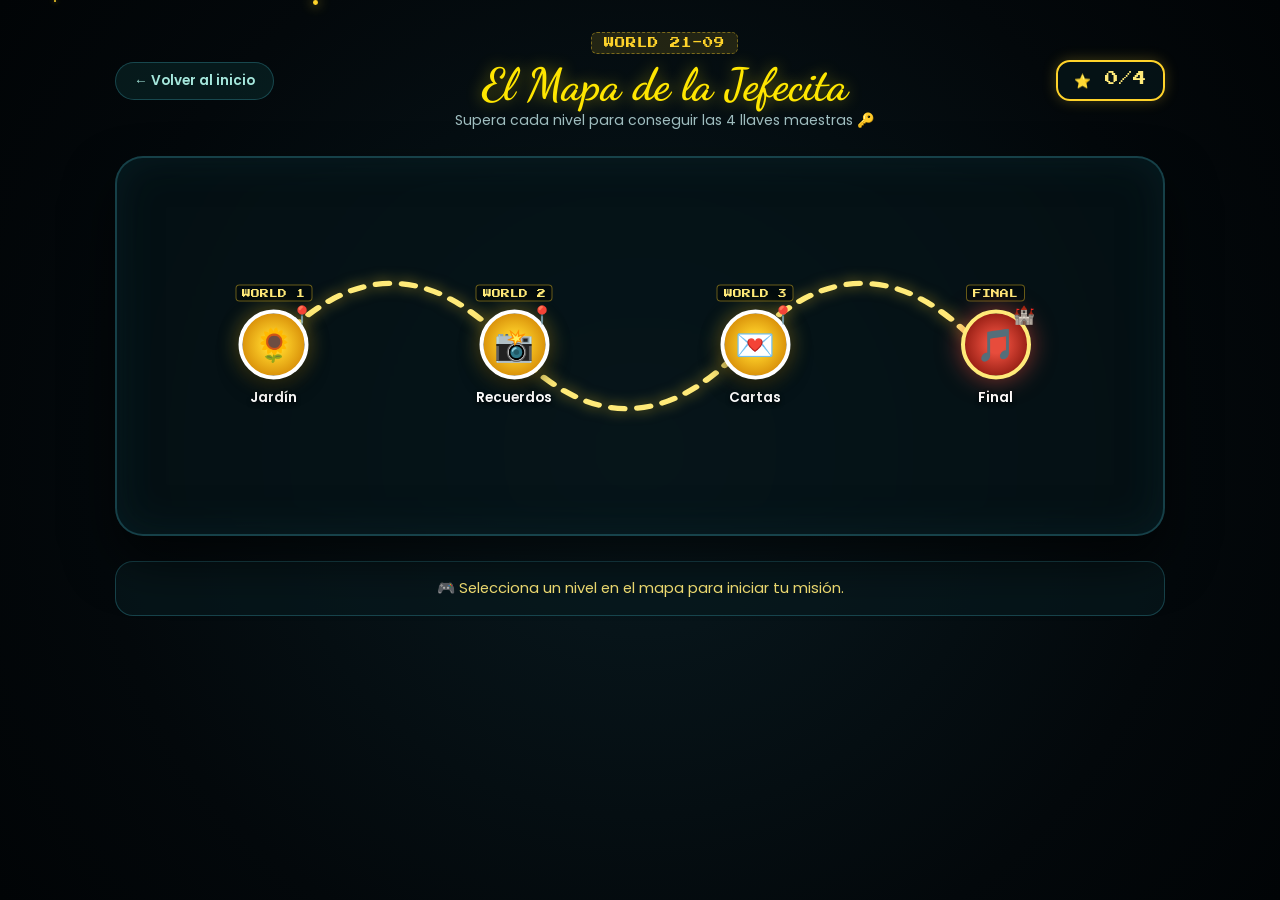
<file: juegos/minimapa/minimapa.html>
<!DOCTYPE html>
<html lang="es">
<head>
  <meta charset="UTF-8" />
  <meta name="viewport" content="width=device-width, initial-scale=1.0" />
  <title>Mapa de Aventuras 🗺️ | 21 de Septiembre</title>

  <link rel="icon" href="../../flowers.png" type="image/x-icon" />

  <!-- Google Fonts: Estilo arcade/retro combinado con romántico -->
  <link rel="preconnect" href="https://fonts.googleapis.com">
  <link rel="preconnect" href="https://fonts.gstatic.com" crossorigin>
  <link href="https://fonts.googleapis.com/css2?family=Dancing+Script:wght@700&family=Press+Start+2P&family=Poppins:wght@400;600;700&display=swap" rel="stylesheet">

  <link rel="stylesheet" href="minimapa.css" />
</head>
<body>

  <div id="glow-container"></div>

  <div class="map-wrapper">
    
    <!-- Barra Superior -->
    <header class="map-header">
      <a href="../../index.html" class="btn-back">&larr; Volver al inicio</a>
      <div class="header-title">
        <span class="retro-badge">WORLD 21-09</span>
        <h1>El Mapa de la Jefecita</h1>
        <p class="subtitle">Supera cada nivel para conseguir las 4 llaves maestras 🔑</p>
      </div>
      <div class="stats-counter">
        <span>⭐</span> <span id="cleared-count">0/4</span>
      </div>
    </header>

    <!-- Tablero de Juego Estilo Mario -->
    <main class="board-container">
      
      <!-- SVG para trazar los caminos punteados entre niveles -->
      <svg class="map-paths" viewBox="0 0 800 360" preserveAspectRatio="none">
        <path d="M 120 180 Q 210 60 300 180" class="path-line" />
        <path d="M 300 180 Q 390 300 480 180" class="path-line" />
        <path d="M 480 180 Q 570 60 660 180" class="path-line" />
      </svg>

      <!-- Nodos de Niveles -->
      <div class="levels-container">
        
        <!-- Nivel 1: Flores -->
        <div class="level-node" id="node-1" data-level="1" style="left: 15%; top: 50%;">
          <div class="node-badge">WORLD 1</div>
          <a href="../juego1/juego1.html" class="node-circle">
            <span class="icon">🌻</span>
            <span class="status-flag">📍</span>
          </a>
          <span class="node-title">Jardín</span>
        </div>

        <!-- Nivel 2: Galería -->
        <div class="level-node" id="node-2" data-level="2" style="left: 38%; top: 50%;">
          <div class="node-badge">WORLD 2</div>
          <a href="../juego2/juego2.html" class="node-circle">
            <span class="icon">📸</span>
            <span class="status-flag">📍</span>
          </a>
          <span class="node-title">Recuerdos</span>
        </div>

        <!-- Nivel 3: Cartas -->
        <div class="level-node" id="node-3" data-level="3" style="left: 61%; top: 50%;">
          <div class="node-badge">WORLD 3</div>
          <a href="../juego3/juego3.html" class="node-circle">
            <span class="icon">💌</span>
            <span class="status-flag">📍</span>
          </a>
          <span class="node-title">Cartas</span>
        </div>

        <!-- Nivel 4: Canción / Final Boss -->
        <div class="level-node castle" id="node-4" data-level="4" style="left: 84%; top: 50%;">
          <div class="node-badge">FINAL</div>
          <a href="../juego4/juego4.html" class="node-circle castle-circle">
            <span class="icon">🎵</span>
            <span class="status-flag">🏰</span>
          </a>
          <span class="node-title">Final</span>
        </div>

      </div>

    </main>

    <!-- Mensaje de Estado -->
    <footer class="map-footer">
      <div class="clue-box">
        <p id="footer-status-text">🎮 Selecciona un nivel en el mapa para iniciar tu misión.</p>
      </div>
    </footer>

  </div>

  <!-- Cinemática de Victoria Final -->
  <div id="cutscene-overlay" class="cutscene-overlay" style="display: none;">
    <div class="cutscene-backdrop"></div>
    <div class="cutscene-content">
      <div class="cutscene-keys">
        <span class="key-item">🌻</span>
        <span class="key-item">📸</span>
        <span class="key-item">💌</span>
        <span class="key-item">🎵</span>
      </div>
      <span class="cutscene-tag">¡MISIÓN CUMPLIDA!</span>
      <h2 class="cutscene-title">¡Has Conseguido las 4 Llaves Maestras!</h2>
      <p class="cutscene-text">
        Superaste cada desafío con éxito. El sello dorado ha caído y los regalos secretos en el inicio te esperan.
      </p>
      <button id="btn-claim-rewards" class="btn-cutscene">
        ✨ Reclamar Regalos Sorpresa ✨
      </button>
      <span class="cutscene-timer">Redirigiendo automáticamente al inicio...</span>
    </div>
  </div>

  <script src="minimapa.js"></script>
</body>
</html>
</file>
<file: style.css>
* {
  margin: 0;
  padding: 0;
  box-sizing: border-box;
}

body {
  min-height: 100vh;
  display: flex;
  justify-content: center;
  align-items: center;
  background: radial-gradient(circle at center, #091a20 0%, #03080b 70%, #010406 100%);
  font-family: 'Poppins', sans-serif;
  overflow-x: hidden;
  position: relative;
  padding: 30px 20px;
  color: #e5f4f4;
}

/* Partículas luminosas de fondo */
#glow-container {
  position: fixed;
  inset: 0;
  pointer-events: none;
  z-index: 1;
}

/* Banner superior animado */
.unlock-banner {
  position: fixed;
  top: 20px;
  left: 50%;
  transform: translateX(-50%);
  background: rgba(6, 20, 24, 0.92);
  border: 2px solid #ffd32a;
  color: #ffd32a;
  padding: 12px 28px;
  border-radius: 30px;
  font-size: 0.95rem;
  font-weight: 600;
  box-shadow: 0 0 25px rgba(255, 211, 42, 0.5);
  z-index: 999;
  text-align: center;
  animation: slideBanner 0.7s cubic-bezier(0.16, 1, 0.3, 1) forwards;
}

@keyframes slideBanner {
  from { top: -70px; opacity: 0; }
  to { top: 20px; opacity: 1; }
}

/* Layout horizontal simétrico */
.layout-container {
  position: relative;
  z-index: 10;
  display: flex;
  align-items: center;
  justify-content: center;
  gap: 24px;
  max-width: 1250px;
  width: 100%;
}

/* Columnas laterales */
.side-column {
  display: flex;
  flex-direction: column;
  gap: 18px;
  flex: 1;
  max-width: 250px;
}

/* Tarjeta Central Principal */
.main-card {
  flex: 1.3;
  max-width: 480px;
  background: rgba(6, 20, 24, 0.72);
  backdrop-filter: blur(16px);
  -webkit-backdrop-filter: blur(16px);
  border: 1px solid rgba(77, 208, 225, 0.22);
  border-radius: 28px;
  padding: 48px 36px;
  text-align: center;
  box-shadow: 0 25px 50px rgba(0, 0, 0, 0.65),
              0 0 35px rgba(22, 160, 133, 0.18);
  animation: fadeIn 1s cubic-bezier(0.16, 1, 0.3, 1);
}

/* Botón al Minimapa en la Card Central */
.map-action {
  margin-top: 24px;
  display: flex;
  justify-content: center;
}

.btn-minimap {
  display: inline-flex;
  align-items: center;
  justify-content: center;
  gap: 10px;
  padding: 12px 28px;
  background: linear-gradient(135deg, #ffd32a 0%, #f39c12 100%);
  color: #081719;
  text-decoration: none;
  font-size: 0.95rem;
  font-weight: 700;
  border-radius: 30px;
  box-shadow: 0 8px 24px rgba(243, 156, 18, 0.4),
              0 0 16px rgba(255, 211, 42, 0.25);
  transition: all 0.3s cubic-bezier(0.16, 1, 0.3, 1);
  letter-spacing: 0.5px;
}

.btn-minimap:hover {
  transform: translateY(-3px) scale(1.03);
  box-shadow: 0 12px 30px rgba(255, 211, 42, 0.6),
              0 0 24px rgba(255, 211, 42, 0.4);
  filter: brightness(1.08);
}

.btn-minimap:active {
  transform: translateY(0) scale(0.98);
}

.badge {
  display: inline-block;
  background: rgba(255, 211, 42, 0.1);
  color: #ffea79;
  border: 1px solid rgba(255, 211, 42, 0.35);
  font-size: 0.78rem;
  font-weight: 600;
  padding: 6px 16px;
  border-radius: 30px;
  letter-spacing: 1.2px;
  margin-bottom: 20px;
  text-transform: uppercase;
}

h1 {
  font-family: 'Dancing Script', cursive;
  font-size: 3.2rem;
  color: #ffe600;
  text-shadow: 0 0 16px rgba(255, 230, 0, 0.45);
  margin-bottom: 16px;
  line-height: 1.1;
}

.dedicatoria {
  font-size: 0.95rem;
  line-height: 1.8;
  color: #b0c9cb;
}

.highlight {
  color: #ffea79;
  font-style: italic;
  font-weight: 500;
}

/* Tarjetas Laterales y Estados */
.side-card {
  position: relative;
  background: rgba(9, 27, 32, 0.55);
  backdrop-filter: blur(12px);
  -webkit-backdrop-filter: blur(12px);
  border: 1px solid rgba(77, 208, 225, 0.18);
  border-radius: 22px;
  padding: 22px 18px;
  text-align: center;
  color: #e5f4f4;
  display: flex;
  flex-direction: column;
  align-items: center;
  gap: 8px;
  box-shadow: 0 15px 35px rgba(0, 0, 0, 0.45);
  transition: all 0.4s ease;
  animation: fadeIn 1.2s cubic-bezier(0.16, 1, 0.3, 1);
  overflow: hidden;
}

.lock-shield {
  display: none;
  position: absolute;
  top: 50%;
  left: 50%;
  transform: translate(-50%, -50%);
  font-size: 2.2rem;
  z-index: 20;
  filter: drop-shadow(0 0 10px rgba(0, 0, 0, 0.9));
  animation: lockFloat 2.5s ease-in-out infinite;
}

@keyframes lockFloat {
  0%, 100% { transform: translate(-50%, -50%) scale(1); }
  50% { transform: translate(-50%, -58%) scale(1.1); }
}

/* Estado Bloqueado: Difuminado */
.reward-card.locked {
  opacity: 0.72;
  cursor: not-allowed;
}

.reward-card.locked .lock-shield {
  display: block;
}

.reward-card.locked .card-icon,
.reward-card.locked h3,
.reward-card.locked p,
.reward-card.locked .btn-card {
  filter: blur(7px) grayscale(85%);
  pointer-events: none;
  user-select: none;
}

.reward-card.locked:hover {
  transform: none;
  border-color: rgba(231, 76, 60, 0.45);
  box-shadow: 0 0 20px rgba(231, 76, 60, 0.3);
}

/* Estado Desbloqueado */
.reward-card.unlocked {
  border-color: rgba(255, 211, 42, 0.55);
  box-shadow: 0 15px 35px rgba(0, 0, 0, 0.45), 0 0 20px rgba(255, 211, 42, 0.25);
  animation: unlockGlow 1.2s cubic-bezier(0.16, 1, 0.3, 1) forwards;
}

@keyframes unlockGlow {
  0% { transform: scale(0.95); box-shadow: 0 0 35px #ffd32a; }
  100% { transform: scale(1); }
}

.reward-card.unlocked:hover {
  transform: translateY(-4px);
  border-color: rgba(255, 211, 42, 0.8);
  box-shadow: 0 20px 40px rgba(0, 0, 0, 0.6),
              0 0 25px rgba(255, 211, 42, 0.3);
}

.card-icon {
  font-size: 2rem;
}

.side-card h3 {
  font-size: 1.05rem;
  color: #ffffff;
  font-weight: 600;
}

.side-card p {
  font-size: 0.8rem;
  color: #8da4a6;
  line-height: 1.35;
  margin-bottom: 6px;
}

.btn-card {
  display: inline-flex;
  align-items: center;
  justify-content: center;
  gap: 6px;
  padding: 8px 20px;
  background: linear-gradient(135deg, #ffd32a 0%, #f39c12 100%);
  color: #0b1c20;
  text-decoration: none;
  font-size: 0.84rem;
  font-weight: 700;
  border-radius: 25px;
  box-shadow: 0 6px 18px rgba(243, 156, 18, 0.35);
  transition: all 0.25s cubic-bezier(0.16, 1, 0.3, 1);
  margin-top: auto;
}

.btn-card:hover {
  transform: translateY(-2px) scale(1.04);
  box-shadow: 0 8px 24px rgba(255, 211, 42, 0.55);
  filter: brightness(1.08);
}

.btn-card:active {
  transform: translateY(0) scale(0.98);
}

/* Luciérnagas y Animaciones */
.firefly {
  position: absolute;
  border-radius: 50%;
  pointer-events: none;
  animation: floatUp linear infinite;
}

@keyframes floatUp {
  0% { transform: translateY(105vh) scale(0.4); opacity: 0; }
  30% { opacity: 0.9; }
  80% { opacity: 0.8; }
  100% { transform: translateY(-10vh) scale(1); opacity: 0; }
}

@keyframes fadeIn {
  from { opacity: 0; transform: scale(0.96); }
  to { opacity: 1; transform: scale(1); }
}

/* Adaptación responsive */
@media (max-width: 992px) {
  .layout-container {
    flex-direction: column;
    gap: 20px;
  }

  .main-card {
    order: 1;
    max-width: 500px;
    width: 100%;
  }

  .side-column {
    order: 2;
    max-width: 500px;
    width: 100%;
    flex-direction: row;
  }

  .side-card {
    flex: 1;
  }
}

@media (max-width: 600px) {
  .side-column {
    flex-direction: column;
  }

  .side-card {
    flex-direction: row;
    justify-content: space-between;
    text-align: left;
    padding: 16px 20px;
  }

  .side-card p {
    margin-bottom: 0;
  }

  .btn-card {
    white-space: nowrap;
    margin-left: 10px;
  }
}
</file>
<file: cancion/styles.css>
*,
*::before,
*::after {
    margin: 0;
    padding: 0;
    box-sizing: border-box;
}

:root {
    --green: #82cd21;
    --green-glow: rgba(130, 205, 33, 0.45);
    --dark-bg: #10111d;
    --card-bg: rgba(22, 23, 41, 0.78);
    --paper-white: #f5f4ef;
}

body {
    overflow: hidden;
    width: 100vw;
    height: 100vh;
    background: radial-gradient(circle at center, #1b1c31 0%, var(--dark-bg) 80%);
    display: flex;
    justify-content: center;
    align-items: center;
    font-family: 'Inter', sans-serif;
    color: #fff;
}

#canvas {
    position: absolute;
    top: 0;
    left: 0;
    width: 100%;
    height: 100%;
    z-index: 1;
}

/* Polaroids de Fondo */
.polaroid-gallery {
    position: absolute;
    inset: 0;
    width: 100%;
    height: 100%;
    z-index: 2;
    pointer-events: none;
}

.bg-polaroid {
    position: absolute;
    background: var(--paper-white);
    padding: 10px 10px 30px 10px;
    border-radius: 4px;
    box-shadow: 0 15px 35px rgba(0, 0, 0, 0.65);
    opacity: 0.28;
    filter: grayscale(40%) contrast(1.2);
    transition: transform 0.6s ease, opacity 0.4s ease;
    animation: floatDrift 12s ease-in-out infinite alternate;
}

.bg-polaroid .img-box {
    width: 100%;
    height: 100%;
    overflow: hidden;
    background: #000;
}

.bg-polaroid img {
    width: 100%;
    height: 100%;
    object-fit: cover;
    display: block;
}

/* Cinta adhesiva (Tape) en las esquinas */
.bg-polaroid .tape {
    position: absolute;
    top: -12px;
    left: 30%;
    width: 50px;
    height: 20px;
    background: rgba(255, 255, 255, 0.35);
    box-shadow: 0 1px 4px rgba(0,0,0,0.2);
    backdrop-filter: blur(2px);
    transform: rotate(-4deg);
}

/* Posiciones orgánicas en las 4 esquinas */
.p1 {
    width: 180px;
    height: 220px;
    top: 6%;
    left: 7%;
    transform: rotate(-14deg);
    animation-delay: 0s;
}

.p2 {
    width: 210px;
    height: 260px;
    top: 8%;
    right: 8%;
    transform: rotate(18deg);
    animation-delay: 2s;
}

.p3 {
    width: 190px;
    height: 230px;
    bottom: 8%;
    left: 9%;
    transform: rotate(12deg);
    animation-delay: 4s;
}

.p4 {
    width: 220px;
    height: 270px;
    bottom: 6%;
    right: 7%;
    transform: rotate(-20deg);
    animation-delay: 1.5s;
}

@keyframes floatDrift {
    0% {
        transform: translateY(0px) rotate(var(--rot, -10deg));
    }
    100% {
        transform: translateY(-20px) rotate(calc(var(--rot, -10deg) + 3deg));
    }
}

/* Contenedor Central */
.main {
    position: absolute;
    inset: 0;
    z-index: 10;
    display: flex;
    justify-content: center;
    align-items: center;
}

.reproductor {
    display: flex;
    justify-content: center;
    align-items: center;
    flex-direction: column;
    width: 24%;
    min-width: 440px;
    padding: 45px 35px;
    background: var(--card-bg);
    backdrop-filter: blur(18px);
    -webkit-backdrop-filter: blur(18px);
    border: 1px solid rgba(255, 255, 255, 0.12);
    border-radius: 26px;
    box-shadow: 0 20px 50px rgba(0, 0, 0, 0.7), 0 0 35px rgba(130, 205, 33, 0.15);
    text-align: center;
}

.status-tag {
    font-size: 0.8rem;
    font-weight: 800;
    letter-spacing: 3px;
    color: var(--green);
    margin-bottom: 22px;
    text-shadow: 0 0 10px var(--green-glow);
}

.polaroid-main {
    padding: 12px 12px 30px 12px;
    background: var(--paper-white);
    border-radius: 6px;
    box-shadow: 0 16px 35px rgba(0, 0, 0, 0.6);
    transform: rotate(-2deg);
    transition: transform 0.4s cubic-bezier(0.175, 0.885, 0.32, 1.275);
}

.polaroid-main:hover {
    transform: rotate(0deg) scale(1.02);
}

.disc {
    position: relative;
    width: 230px;
    height: 230px;
    border-radius: 50%;
    overflow: hidden;
    background: #090a12;
    animation: rotation 22s linear infinite;
    box-shadow: inset 0 0 15px rgba(0, 0, 0, 0.9);
}

.disc::after {
    content: '';
    position: absolute;
    inset: 0;
    background-image: 
        linear-gradient(rgba(255, 255, 255, 0.08) 1px, transparent 1px),
        linear-gradient(90deg, rgba(255, 255, 255, 0.08) 1px, transparent 1px);
    background-size: 16px 16px;
    border-radius: 50%;
    pointer-events: none;
    z-index: 2;
}

.disc::before {
    content: '';
    position: absolute;
    top: 50%;
    left: 50%;
    width: 32px;
    height: 32px;
    transform: translate(-50%, -50%);
    background: var(--dark-bg);
    border: 3px solid var(--paper-white);
    border-radius: 50%;
    z-index: 3;
}

.disc img {
    width: 100%;
    height: 100%;
    object-fit: cover;
}

@keyframes rotation {
    0% { transform: rotate(0deg); }
    100% { transform: rotate(360deg); }
}

.info {
    margin-top: 26px;
    margin-bottom: 22px;
}

.info h1 {
    font-family: 'Permanent Marker', cursive, sans-serif;
    font-size: 2.8rem;
    letter-spacing: 2px;
    color: #fff;
    line-height: 1.1;
    margin-bottom: 5px;
}

.info p {
    font-size: 1.2rem;
    font-weight: 400;
    color: var(--green);
    text-shadow: 0 0 12px var(--green-glow);
}

.control-btn {
    background: rgba(255, 255, 255, 0.1);
    color: #fff;
    border: 2px solid rgba(255, 255, 255, 0.2);
    width: 76px;
    height: 76px;
    border-radius: 50%;
    cursor: pointer;
    transition: all 0.3s ease;
    display: flex;
    justify-content: center;
    align-items: center;
    box-shadow: 0 8px 25px rgba(0, 0, 0, 0.4);
    position: relative;
}

.control-btn:hover {
    background: var(--green);
    border-color: var(--green);
    color: #0b1302;
    transform: scale(1.1);
    box-shadow: 0 0 25px var(--green-glow);
}

.play-icon, .pause-icon {
    position: absolute;
    transition: opacity 0.25s ease, transform 0.25s ease;
}

.play-icon {
    opacity: 0;
    transform: scale(0.8);
}

.pause-icon {
    opacity: 1;
    transform: scale(1);
}

.control-btn.paused .play-icon {
    opacity: 1;
    transform: scale(1.1);
}

.control-btn.paused .pause-icon {
    opacity: 0;
    transform: scale(0.8);
}

@media (max-width: 600px) {
    .reproductor {
        min-width: 90vw;
        padding: 30px 20px;
    }
    .disc {
        width: 180px;
        height: 180px;
    }
    .bg-polaroid {
        display: none;
    }
}
</file>
<file: Cartas/cartas.css>
* {
  margin: 0;
  padding: 0;
  box-sizing: border-box;
}

body {
  min-height: 100vh;
  background: radial-gradient(circle at center, #091a20 0%, #03080b 70%, #010406 100%);
  font-family: 'Poppins', sans-serif;
  color: #e5f4f4;
  overflow-x: hidden;
  position: relative;
  padding: 40px 20px 80px 20px;
}

/* Luces flotantes */
#glow-container {
  position: fixed;
  inset: 0;
  pointer-events: none;
  z-index: 1;
}

.page-wrapper {
  position: relative;
  z-index: 10;
  max-width: 1050px;
  margin: 0 auto;
}

/* Header */
.cartas-header {
  text-align: center;
  margin-bottom: 45px;
  display: flex;
  flex-direction: column;
  align-items: center;
  gap: 12px;
  animation: fadeIn 1s cubic-bezier(0.16, 1, 0.3, 1);
}

.btn-back {
  align-self: flex-start;
  color: #a5e7dc;
  text-decoration: none;
  font-size: 0.9rem;
  font-weight: 500;
  background: rgba(14, 56, 56, 0.4);
  border: 1px solid rgba(77, 208, 225, 0.25);
  padding: 8px 18px;
  border-radius: 20px;
  transition: all 0.3s ease;
  margin-bottom: 10px;
}

.btn-back:hover {
  background: rgba(22, 160, 133, 0.3);
  color: #ffffff;
  border-color: #64ffda;
  transform: translateX(-4px);
}

.badge {
  display: inline-block;
  background: rgba(255, 211, 42, 0.1);
  color: #ffea79;
  border: 1px solid rgba(255, 211, 42, 0.35);
  font-size: 0.78rem;
  font-weight: 600;
  padding: 6px 16px;
  border-radius: 30px;
  letter-spacing: 1.2px;
  text-transform: uppercase;
}

.cartas-header h1 {
  font-family: 'Dancing Script', cursive;
  font-size: 3.5rem;
  color: #ffe600;
  text-shadow: 0 0 18px rgba(255, 230, 0, 0.4);
  line-height: 1.1;
}

.subtitle {
  font-size: 0.95rem;
  color: #b0c9cb;
  max-width: 600px;
  line-height: 1.7;
}

.highlight {
  color: #ffea79;
  font-style: italic;
  font-weight: 500;
}

/* Grid de Cartas */
.letters-grid {
  display: grid;
  grid-template-columns: repeat(auto-fit, minmax(240px, 1fr));
  gap: 22px;
  width: 100%;
}

.letter-card {
  background: rgba(9, 27, 32, 0.58);
  backdrop-filter: blur(14px);
  -webkit-backdrop-filter: blur(14px);
  border: 1px solid rgba(77, 208, 225, 0.18);
  border-radius: 22px;
  padding: 28px 22px;
  text-align: center;
  display: flex;
  flex-direction: column;
  align-items: center;
  gap: 10px;
  box-shadow: 0 15px 35px rgba(0, 0, 0, 0.45);
  transition: transform 0.35s cubic-bezier(0.16, 1, 0.3, 1), 
              border-color 0.35s ease, 
              box-shadow 0.35s ease;
  animation: fadeIn 1.2s cubic-bezier(0.16, 1, 0.3, 1);
}

.letter-card:hover {
  transform: translateY(-6px);
  border-color: rgba(255, 211, 42, 0.45);
  box-shadow: 0 20px 40px rgba(0, 0, 0, 0.65), 
              0 0 25px rgba(255, 211, 42, 0.18);
}

.envelope-icon {
  font-size: 2.4rem;
  margin-bottom: 2px;
}

.letter-tag {
  font-size: 0.72rem;
  font-weight: 600;
  text-transform: uppercase;
  letter-spacing: 1px;
  color: #a5e7dc;
  background: rgba(14, 56, 56, 0.4);
  padding: 3px 10px;
  border-radius: 12px;
}

.letter-card h3 {
  font-size: 1.15rem;
  color: #ffffff;
  font-weight: 600;
}

.letter-desc {
  font-size: 0.83rem;
  color: #8da4a6;
  line-height: 1.5;
  margin-bottom: 12px;
  flex-grow: 1;
}

.btn-open {
  border: none;
  cursor: pointer;
  padding: 8px 22px;
  background: linear-gradient(135deg, #ffd32a 0%, #f39c12 100%);
  color: #0b1c20;
  font-size: 0.85rem;
  font-weight: 700;
  border-radius: 25px;
  box-shadow: 0 6px 18px rgba(243, 156, 18, 0.35);
  transition: all 0.25s ease;
}

.btn-open:hover {
  transform: scale(1.05);
  box-shadow: 0 8px 24px rgba(255, 211, 42, 0.55);
}

/* Modal / Estilo Hoja de Carta */
.modal {
  position: fixed;
  inset: 0;
  display: flex;
  justify-content: center;
  align-items: center;
  z-index: 100;
  opacity: 0;
  pointer-events: none;
  transition: opacity 0.3s ease;
  padding: 20px;
  overflow-y: auto;
}

.modal.active {
  opacity: 1;
  pointer-events: auto;
}

.modal-overlay {
  position: absolute;
  inset: 0;
  background: rgba(2, 6, 8, 0.85);
  backdrop-filter: blur(12px);
}

.modal-paper {
  position: relative;
  z-index: 10;
  background: #fffdf5;
  color: #2c2c2c;
  width: 100%;
  max-width: 520px;
  max-height: 85vh;
  overflow-y: auto;
  border-radius: 24px;
  padding: 45px 36px;
  box-shadow: 0 25px 60px rgba(0, 0, 0, 0.7),
              0 0 30px rgba(255, 211, 42, 0.3);
  border: 2px solid #ffd32a;
  transform: scale(0.92) translateY(20px);
  transition: transform 0.35s cubic-bezier(0.16, 1, 0.3, 1);
  text-align: left;
}

/* Barra de scroll personalizada para la carta */
.modal-paper::-webkit-scrollbar {
  width: 6px;
}

.modal-paper::-webkit-scrollbar-thumb {
  background: #ffd32a;
  border-radius: 10px;
}

.modal-paper::-webkit-scrollbar-track {
  background: transparent;
}

.modal.active .modal-paper {
  transform: scale(1) translateY(0);
}

.stamp {
  position: absolute;
  top: 25px;
  right: 65px;
  font-size: 1.8rem;
  filter: drop-shadow(0 2px 4px rgba(0,0,0,0.15));
}

.modal-close {
  position: absolute;
  top: 18px;
  right: 22px;
  background: none;
  border: none;
  font-size: 2rem;
  color: #888;
  cursor: pointer;
  line-height: 1;
  transition: color 0.2s;
}

.modal-close:hover {
  color: #d48806;
}

.modal-title {
  font-family: 'Dancing Script', cursive;
  font-size: 2.2rem;
  color: #c98205;
  margin-bottom: 16px;
  line-height: 1.2;
}

.modal-body {
  font-size: 0.96rem;
  line-height: 1.8;
  color: #444;
  white-space: pre-line;
  margin-bottom: 24px;
}

.modal-footer {
  font-family: 'Dancing Script', cursive;
  font-size: 1.35rem;
  color: #b7791f;
  text-align: right;
  border-top: 1px dashed #e2d9b8;
  padding-top: 14px;
}

/* Partículas */
.firefly {
  position: absolute;
  border-radius: 50%;
  pointer-events: none;
  animation: floatUp linear infinite;
}

@keyframes floatUp {
  0% { transform: translateY(105vh) scale(0.4); opacity: 0; }
  30% { opacity: 0.9; }
  80% { opacity: 0.8; }
  100% { transform: translateY(-10vh) scale(1); opacity: 0; }
}

@keyframes fadeIn {
  from { opacity: 0; transform: translateY(15px); }
  to { opacity: 1; transform: translateY(0); }
}

@media (max-width: 600px) {
  .cartas-header h1 {
    font-size: 2.8rem;
  }
  .modal-paper {
    padding: 32px 24px;
  }
}
</file>
<file: flores/main.css>
*,
*::after,
*::before {
  padding: 0;
  margin: 0;
  box-sizing: border-box;
}

:root {
  --dark-color: #000;
}

body {
  display: flex;
  align-items: flex-end;
  justify-content: center;
  min-height: 100vh;
  background-color: var(--dark-color);
  overflow: hidden;
  perspective: 1000px;
}

#lyrics {
  font-size: 28px;
  font-family: "Franklin Gothic Medium", "Arial Narrow", Arial, sans-serif;
  color: white;
  position: absolute;
  margin-bottom: 20%;
  z-index: 1;
  font-weight: bold;
  letter-spacing: 4px;
}
@media only screen and (max-width: 600px) {
  /* Estilos específicos para dispositivos con un ancho máximo de 600px */
  #lyrics {
      font-size: 14px; /* Reduce el tamaño del texto para dispositivos más pequeños */
      margin-bottom: 530px;
      letter-spacing: 3px;
  }

}
.titulo {
  margin-bottom: 180px;
  font-family: "Arial Narrow", Arial, sans-serif;
  color: yellow;
  position: absolute;
  font-weight: bold;
  letter-spacing: 10px;
  opacity: 0;
  animation: fadeIn 3s ease-in-out forwards;
  text-align: center;
}
@keyframes fadeIn {
  from {
    opacity: 0;
  }
  to {
    opacity: 1;
  }
}

.night {
  z-index: -1;
  position: absolute;
  left: 50%;
  top: 0;
  transform: translateX(-50%);
  width: 100%;
  height: 100%;
  filter: blur(0.1vmin);
  background-image: radial-gradient(
      ellipse at top,
      transparent 0%,
      var(--dark-color)
    ),
    radial-gradient(
      ellipse at bottom,
      var(--dark-color),
      rgba(145, 233, 255, 0.2)
    ),
    repeating-linear-gradient(
      220deg,
      rgb(0, 0, 0) 0px,
      rgb(0, 0, 0) 19px,
      transparent 19px,
      transparent 22px
    ),
    repeating-linear-gradient(
      189deg,
      rgb(0, 0, 0) 0px,
      rgb(0, 0, 0) 19px,
      transparent 19px,
      transparent 22px
    ),
    repeating-linear-gradient(
      148deg,
      rgb(0, 0, 0) 0px,
      rgb(0, 0, 0) 19px,
      transparent 19px,
      transparent 22px
    ),
    linear-gradient(90deg, rgb(0, 255, 250), rgb(240, 240, 240));
}

.flowers {
  position: relative;
  transform: scale(0.9);
  /*margin-bottom: 100px;
  */
}

@media only screen and (max-width: 600px) {
  /* Estilos específicos para dispositivos con un ancho máximo de 600px */
.flowers {
      font-size: 14px;
      margin-bottom: 35%;
      letter-spacing: 3px;
      transform: scale(1.0);
}

}

.flower {
  position: absolute;
  bottom: 10vmin;
  transform-origin: bottom center;
  z-index: 10;
  --fl-speed: 0.8s;
}
.flower--1 {
  -webkit-animation: moving-flower-1 4s linear infinite;
  animation: moving-flower-1 4s linear infinite;
}
.flower--1 .flower__line {
  height: 70vmin;
  -webkit-animation-delay: 0.3s;
  animation-delay: 0.3s;
}
.flower--1 .flower__line__leaf--1 {
  -webkit-animation: blooming-leaf-right var(--fl-speed) 1.6s backwards;
  animation: blooming-leaf-right var(--fl-speed) 1.6s backwards;
}
.flower--1 .flower__line__leaf--2 {
  -webkit-animation: blooming-leaf-right var(--fl-speed) 1.4s backwards;
  animation: blooming-leaf-right var(--fl-speed) 1.4s backwards;
}
.flower--1 .flower__line__leaf--3 {
  -webkit-animation: blooming-leaf-left var(--fl-speed) 1.2s backwards;
  animation: blooming-leaf-left var(--fl-speed) 1.2s backwards;
}
.flower--1 .flower__line__leaf--4 {
  -webkit-animation: blooming-leaf-left var(--fl-speed) 1s backwards;
  animation: blooming-leaf-left var(--fl-speed) 1s backwards;
}
.flower--1 .flower__line__leaf--5 {
  -webkit-animation: blooming-leaf-right var(--fl-speed) 1.8s backwards;
  animation: blooming-leaf-right var(--fl-speed) 1.8s backwards;
}
.flower--1 .flower__line__leaf--6 {
  -webkit-animation: blooming-leaf-left var(--fl-speed) 2s backwards;
  animation: blooming-leaf-left var(--fl-speed) 2s backwards;
}
.flower--2 {
  left: 50%;
  transform: rotate(20deg);
  -webkit-animation: moving-flower-2 4s linear infinite;
  animation: moving-flower-2 4s linear infinite;
}
.flower--2 .flower__line {
  height: 60vmin;
  -webkit-animation-delay: 0.6s;
  animation-delay: 0.6s;
}
.flower--2 .flower__line__leaf--1 {
  -webkit-animation: blooming-leaf-right var(--fl-speed) 1.9s backwards;
  animation: blooming-leaf-right var(--fl-speed) 1.9s backwards;
}
.flower--2 .flower__line__leaf--2 {
  -webkit-animation: blooming-leaf-right var(--fl-speed) 1.7s backwards;
  animation: blooming-leaf-right var(--fl-speed) 1.7s backwards;
}
.flower--2 .flower__line__leaf--3 {
  -webkit-animation: blooming-leaf-left var(--fl-speed) 1.5s backwards;
  animation: blooming-leaf-left var(--fl-speed) 1.5s backwards;
}
.flower--2 .flower__line__leaf--4 {
  -webkit-animation: blooming-leaf-left var(--fl-speed) 1.3s backwards;
  animation: blooming-leaf-left var(--fl-speed) 1.3s backwards;
}
.flower--3 {
  left: 50%;
  transform: rotate(-15deg);
  -webkit-animation: moving-flower-3 4s linear infinite;
  animation: moving-flower-3 4s linear infinite;
}
.flower--3 .flower__line {
  -webkit-animation-delay: 0.9s;
  animation-delay: 0.9s;
}
.flower--3 .flower__line__leaf--1 {
  -webkit-animation: blooming-leaf-right var(--fl-speed) 2.5s backwards;
  animation: blooming-leaf-right var(--fl-speed) 2.5s backwards;
}
.flower--3 .flower__line__leaf--2 {
  -webkit-animation: blooming-leaf-right var(--fl-speed) 2.3s backwards;
  animation: blooming-leaf-right var(--fl-speed) 2.3s backwards;
}
.flower--3 .flower__line__leaf--3 {
  -webkit-animation: blooming-leaf-left var(--fl-speed) 2.1s backwards;
  animation: blooming-leaf-left var(--fl-speed) 2.1s backwards;
}
.flower--3 .flower__line__leaf--4 {
  -webkit-animation: blooming-leaf-left var(--fl-speed) 1.9s backwards;
  animation: blooming-leaf-left var(--fl-speed) 1.9s backwards;
}
.flower__leafs {
  position: relative;
  -webkit-animation: blooming-flower 2s backwards;
  animation: blooming-flower 2s backwards;
}
.flower__leafs--1 {
  -webkit-animation-delay: 1.1s;
  animation-delay: 1.1s;
}
.flower__leafs--2 {
  -webkit-animation-delay: 1.4s;
  animation-delay: 1.4s;
}
.flower__leafs--3 {
  -webkit-animation-delay: 1.7s;
  animation-delay: 1.7s;
}
.flower__leafs::after {
  content: "";
  position: absolute;
  left: 0;
  top: 0;
  transform: translate(-50%, -100%);
  width: 8vmin;
  height: 8vmin;
  background-color: #f9fd25;
  /* background-color: #fd2525; */
  filter: blur(10vmin);
}
.flower__leaf {
  position: absolute;
  bottom: 0;
  left: 50%;
  width: 8vmin;
  height: 11vmin;
  border-radius: 51% 49% 47% 53%/44% 45% 55% 69%;
  background-color: #253bfd;
  background-color: #fddd25;
  transform-origin: bottom center;
  opacity: 0.9;
  box-shadow: inset 0 0 2vmin rgba(255, 255, 255, 0.5);
}
.flower__leaf--1 {
  transform: translate(-10%, 1%) rotateY(40deg) rotateX(-50deg);
}
.flower__leaf--2 {
  transform: translate(-50%, -4%) rotateX(40deg);
}
.flower__leaf--3 {
  transform: translate(-90%, 0%) rotateY(45deg) rotateX(50deg);
}
.flower__leaf--4 {
  width: 8vmin;
  height: 8vmin;
  transform-origin: bottom left;
  border-radius: 4vmin 10vmin 4vmin 4vmin;
  transform: translate(0%, 18%) rotateX(70deg) rotate(-43deg);
  background-color: #7c6901;
  z-index: 1;
  opacity: 0.8;
}
.flower__white-circle {
  position: absolute;
  left: -3.5vmin;
  top: -3vmin;
  width: 9vmin;
  height: 4vmin;
  border-radius: 50%;
  background-color: #fff;
}
.flower__white-circle::after {
  content: "";
  position: absolute;
  left: 50%;
  top: 45%;
  transform: translate(-50%, -50%);
  width: 60%;
  height: 60%;
  border-radius: inherit;
  background-image: repeating-linear-gradient(
      135deg,
      rgba(0, 0, 0, 0.03) 0px,
      rgba(0, 0, 0, 0.03) 1px,
      transparent 1px,
      transparent 12px
    ),
    repeating-linear-gradient(
      45deg,
      rgba(0, 0, 0, 0.03) 0px,
      rgba(0, 0, 0, 0.03) 1px,
      transparent 1px,
      transparent 12px
    ),
    repeating-linear-gradient(
      67.5deg,
      rgba(0, 0, 0, 0.03) 0px,
      rgba(0, 0, 0, 0.03) 1px,
      transparent 1px,
      transparent 12px
    ),
    repeating-linear-gradient(
      135deg,
      rgba(0, 0, 0, 0.03) 0px,
      rgba(0, 0, 0, 0.03) 1px,
      transparent 1px,
      transparent 12px
    ),
    repeating-linear-gradient(
      45deg,
      rgba(0, 0, 0, 0.03) 0px,
      rgba(0, 0, 0, 0.03) 1px,
      transparent 1px,
      transparent 12px
    ),
    repeating-linear-gradient(
      112.5deg,
      rgba(0, 0, 0, 0.03) 0px,
      rgba(0, 0, 0, 0.03) 1px,
      transparent 1px,
      transparent 12px
    ),
    repeating-linear-gradient(
      112.5deg,
      rgba(0, 0, 0, 0.03) 0px,
      rgba(0, 0, 0, 0.03) 1px,
      transparent 1px,
      transparent 12px
    ),
    repeating-linear-gradient(
      45deg,
      rgba(0, 0, 0, 0.03) 0px,
      rgba(0, 0, 0, 0.03) 1px,
      transparent 1px,
      transparent 12px
    ),
    repeating-linear-gradient(
      22.5deg,
      rgba(0, 0, 0, 0.03) 0px,
      rgba(0, 0, 0, 0.03) 1px,
      transparent 1px,
      transparent 12px
    ),
    repeating-linear-gradient(
      45deg,
      rgba(0, 0, 0, 0.03) 0px,
      rgba(0, 0, 0, 0.03) 1px,
      transparent 1px,
      transparent 12px
    ),
    repeating-linear-gradient(
      22.5deg,
      rgba(0, 0, 0, 0.03) 0px,
      rgba(0, 0, 0, 0.03) 1px,
      transparent 1px,
      transparent 12px
    ),
    repeating-linear-gradient(
      135deg,
      rgba(0, 0, 0, 0.03) 0px,
      rgba(0, 0, 0, 0.03) 1px,
      transparent 1px,
      transparent 12px
    ),
    repeating-linear-gradient(
      157.5deg,
      rgba(0, 0, 0, 0.03) 0px,
      rgba(0, 0, 0, 0.03) 1px,
      transparent 1px,
      transparent 12px
    ),
    repeating-linear-gradient(
      67.5deg,
      rgba(0, 0, 0, 0.03) 0px,
      rgba(0, 0, 0, 0.03) 1px,
      transparent 1px,
      transparent 12px
    ),
    repeating-linear-gradient(
      67.5deg,
      rgba(0, 0, 0, 0.03) 0px,
      rgba(0, 0, 0, 0.03) 1px,
      transparent 1px,
      transparent 12px
    ),
    linear-gradient(90deg, rgb(255, 235, 18), rgb(255, 206, 0));
}
.flower__line {
  height: 55vmin;
  width: 1.5vmin;
  background-image: linear-gradient(
      to left,
      rgba(0, 0, 0, 0.2),
      transparent,
      rgba(255, 255, 255, 0.2)
    ),
    linear-gradient(to top, transparent 10%, #14757a, #39c6d6);
  box-shadow: inset 0 0 2px rgba(0, 0, 0, 0.5);
  -webkit-animation: grow-flower-tree 4s backwards;
  animation: grow-flower-tree 4s backwards;
}
.flower__line__leaf {
  --w: 7vmin;
  --h: calc(var(--w) + 2vmin);
  position: absolute;
  top: 20%;
  left: 90%;
  width: var(--w);
  height: var(--h);
  border-top-right-radius: var(--h);
  border-bottom-left-radius: var(--h);
  background-image: linear-gradient(to top, rgba(20, 117, 122, 0.4), #5ed639);
}
.flower__line__leaf--1 {
  transform: rotate(70deg) rotateY(30deg);
}
.flower__line__leaf--2 {
  top: 45%;
  transform: rotate(70deg) rotateY(30deg);
}
.flower__line__leaf--3,
.flower__line__leaf--4,
.flower__line__leaf--6 {
  border-top-right-radius: 0;
  border-bottom-left-radius: 0;
  border-top-left-radius: var(--h);
  border-bottom-right-radius: var(--h);
  left: -460%;
  top: 12%;
  transform: rotate(-70deg) rotateY(30deg);
}
.flower__line__leaf--4 {
  top: 40%;
}
.flower__line__leaf--5 {
  top: 0;
  transform-origin: left;
  transform: rotate(70deg) rotateY(30deg) scale(0.6);
}
.flower__line__leaf--6 {
  top: -2%;
  left: -450%;
  transform-origin: right;
  transform: rotate(-70deg) rotateY(30deg) scale(0.6);
}
.flower__light {
  position: absolute;
  bottom: 0vmin;
  width: 1vmin;
  height: 1vmin;
  background-color: rgb(255, 251, 0);
  border-radius: 50%;
  filter: blur(0.2vmin);
  -webkit-animation: light-ans 4s linear infinite backwards;
  animation: light-ans 4s linear infinite backwards;
}
.flower__light:nth-child(odd) {
  background-color: #23f0ff;
}
.flower__light--1 {
  left: -2vmin;
  -webkit-animation-delay: 1s;
  animation-delay: 1s;
}
.flower__light--2 {
  left: 3vmin;
  -webkit-animation-delay: 0.5s;
  animation-delay: 0.5s;
}
.flower__light--3 {
  left: -6vmin;
  -webkit-animation-delay: 0.3s;
  animation-delay: 0.3s;
}
.flower__light--4 {
  left: 6vmin;
  -webkit-animation-delay: 0.9s;
  animation-delay: 0.9s;
}
.flower__light--5 {
  left: -1vmin;
  -webkit-animation-delay: 1.5s;
  animation-delay: 1.5s;
}
.flower__light--6 {
  left: -4vmin;
  -webkit-animation-delay: 3s;
  animation-delay: 3s;
}
.flower__light--7 {
  left: 3vmin;
  -webkit-animation-delay: 2s;
  animation-delay: 2s;
}
.flower__light--8 {
  left: -6vmin;
  -webkit-animation-delay: 3.5s;
  animation-delay: 3.5s;
}
.flower__grass {
  --c: #159faa;
  --line-w: 1.5vmin;
  position: absolute;
  bottom: 12vmin;
  left: -7vmin;
  display: flex;
  flex-direction: column;
  align-items: flex-end;
  z-index: 20;
  transform-origin: bottom center;
  transform: rotate(-48deg) rotateY(40deg);
}
.flower__grass--1 {
  -webkit-animation: moving-grass 2s linear infinite;
  animation: moving-grass 2s linear infinite;
}
.flower__grass--2 {
  left: 2vmin;
  bottom: 10vmin;
  transform: scale(0.5) rotate(75deg) rotateX(10deg) rotateY(-200deg);
  opacity: 0.8;
  z-index: 0;
  -webkit-animation: moving-grass--2 1.5s linear infinite;
  animation: moving-grass--2 1.5s linear infinite;
}
.flower__grass--top {
  width: 7vmin;
  height: 10vmin;
  border-top-right-radius: 100%;
  border-right: var(--line-w) solid var(--c);
  transform-origin: bottom center;
  transform: rotate(-2deg);
}
.flower__grass--bottom {
  margin-top: -2px;
  width: var(--line-w);
  height: 25vmin;
  background-image: linear-gradient(to top, transparent, var(--c));
}
.flower__grass__leaf {
  --size: 10vmin;
  position: absolute;
  width: calc(var(--size) * 2.1);
  height: var(--size);
  border-top-left-radius: var(--size);
  border-top-right-radius: var(--size);
  background-image: linear-gradient(
    to top,
    transparent,
    transparent 30%,
    var(--c)
  );
  z-index: 100;
}
.flower__grass__leaf--1 {
  top: -6%;
  left: 30%;
  --size: 6vmin;
  transform: rotate(-20deg);
  -webkit-animation: growing-grass-ans--1 2s 2.6s backwards;
  animation: growing-grass-ans--1 2s 2.6s backwards;
}
@-webkit-keyframes growing-grass-ans--1 {
  0% {
    transform-origin: bottom left;
    transform: rotate(-20deg) scale(0);
  }
}
@keyframes growing-grass-ans--1 {
  0% {
    transform-origin: bottom left;
    transform: rotate(-20deg) scale(0);
  }
}
.flower__grass__leaf--2 {
  top: -5%;
  left: -110%;
  --size: 6vmin;
  transform: rotate(10deg);
  -webkit-animation: growing-grass-ans--2 2s 2.4s linear backwards;
  animation: growing-grass-ans--2 2s 2.4s linear backwards;
}
@-webkit-keyframes growing-grass-ans--2 {
  0% {
    transform-origin: bottom right;
    transform: rotate(10deg) scale(0);
  }
}
@keyframes growing-grass-ans--2 {
  0% {
    transform-origin: bottom right;
    transform: rotate(10deg) scale(0);
  }
}
.flower__grass__leaf--3 {
  top: 5%;
  left: 60%;
  --size: 8vmin;
  transform: rotate(-18deg) rotateX(-20deg);
  -webkit-animation: growing-grass-ans--3 2s 2.2s linear backwards;
  animation: growing-grass-ans--3 2s 2.2s linear backwards;
}
@-webkit-keyframes growing-grass-ans--3 {
  0% {
    transform-origin: bottom left;
    transform: rotate(-18deg) rotateX(-20deg) scale(0);
  }
}
@keyframes growing-grass-ans--3 {
  0% {
    transform-origin: bottom left;
    transform: rotate(-18deg) rotateX(-20deg) scale(0);
  }
}
.flower__grass__leaf--4 {
  top: 6%;
  left: -135%;
  --size: 8vmin;
  transform: rotate(2deg);
  -webkit-animation: growing-grass-ans--4 2s 2s linear backwards;
  animation: growing-grass-ans--4 2s 2s linear backwards;
}
@-webkit-keyframes growing-grass-ans--4 {
  0% {
    transform-origin: bottom right;
    transform: rotate(2deg) scale(0);
  }
}
@keyframes growing-grass-ans--4 {
  0% {
    transform-origin: bottom right;
    transform: rotate(2deg) scale(0);
  }
}
.flower__grass__leaf--5 {
  top: 20%;
  left: 60%;
  --size: 10vmin;
  transform: rotate(-24deg) rotateX(-20deg);
  -webkit-animation: growing-grass-ans--5 2s 1.8s linear backwards;
  animation: growing-grass-ans--5 2s 1.8s linear backwards;
}
@-webkit-keyframes growing-grass-ans--5 {
  0% {
    transform-origin: bottom left;
    transform: rotate(-24deg) rotateX(-20deg) scale(0);
  }
}
@keyframes growing-grass-ans--5 {
  0% {
    transform-origin: bottom left;
    transform: rotate(-24deg) rotateX(-20deg) scale(0);
  }
}
.flower__grass__leaf--6 {
  top: 22%;
  left: -180%;
  --size: 10vmin;
  transform: rotate(10deg);
  -webkit-animation: growing-grass-ans--6 2s 1.6s linear backwards;
  animation: growing-grass-ans--6 2s 1.6s linear backwards;
}
@-webkit-keyframes growing-grass-ans--6 {
  0% {
    transform-origin: bottom right;
    transform: rotate(10deg) scale(0);
  }
}
@keyframes growing-grass-ans--6 {
  0% {
    transform-origin: bottom right;
    transform: rotate(10deg) scale(0);
  }
}
.flower__grass__leaf--7 {
  top: 39%;
  left: 70%;
  --size: 10vmin;
  transform: rotate(-10deg);
  -webkit-animation: growing-grass-ans--7 2s 1.4s linear backwards;
  animation: growing-grass-ans--7 2s 1.4s linear backwards;
}
@-webkit-keyframes growing-grass-ans--7 {
  0% {
    transform-origin: bottom left;
    transform: rotate(-10deg) scale(0);
  }
}
@keyframes growing-grass-ans--7 {
  0% {
    transform-origin: bottom left;
    transform: rotate(-10deg) scale(0);
  }
}
.flower__grass__leaf--8 {
  top: 40%;
  left: -215%;
  --size: 11vmin;
  transform: rotate(10deg);
  -webkit-animation: growing-grass-ans--8 2s 1.2s linear backwards;
  animation: growing-grass-ans--8 2s 1.2s linear backwards;
}
@-webkit-keyframes growing-grass-ans--8 {
  0% {
    transform-origin: bottom right;
    transform: rotate(10deg) scale(0);
  }
}
@keyframes growing-grass-ans--8 {
  0% {
    transform-origin: bottom right;
    transform: rotate(10deg) scale(0);
  }
}
.flower__grass__overlay {
  position: absolute;
  top: -10%;
  right: 0%;
  width: 100%;
  height: 100%;
  background-color: rgba(0, 0, 0, 0.6);
  filter: blur(1.5vmin);
  z-index: 100;
}
.flower__g-long {
  --w: 2vmin;
  --h: 6vmin;
  --c: #159faa;
  position: absolute;
  bottom: 10vmin;
  left: -3vmin;
  transform-origin: bottom center;
  transform: rotate(-30deg) rotateY(-20deg);
  display: flex;
  flex-direction: column;
  align-items: flex-end;
  -webkit-animation: flower-g-long-ans 3s linear infinite;
  animation: flower-g-long-ans 3s linear infinite;
}
@-webkit-keyframes flower-g-long-ans {
  0%,
  100% {
    transform: rotate(-30deg) rotateY(-20deg);
  }
  50% {
    transform: rotate(-32deg) rotateY(-20deg);
  }
}
@keyframes flower-g-long-ans {
  0%,
  100% {
    transform: rotate(-30deg) rotateY(-20deg);
  }
  50% {
    transform: rotate(-32deg) rotateY(-20deg);
  }
}
.flower__g-long__top {
  top: calc(var(--h) * -1);
  width: calc(var(--w) + 1vmin);
  height: var(--h);
  border-top-right-radius: 100%;
  border-right: 0.7vmin solid var(--c);
  transform: translate(-0.7vmin, 1vmin);
}
.flower__g-long__bottom {
  width: var(--w);
  height: 50vmin;
  transform-origin: bottom center;
  background-image: linear-gradient(to top, transparent 30%, var(--c));
  box-shadow: inset 0 0 2px rgba(0, 0, 0, 0.5);
  -webkit-clip-path: polygon(35% 0, 65% 1%, 100% 100%, 0% 100%);
  clip-path: polygon(35% 0, 65% 1%, 100% 100%, 0% 100%);
}
.flower__g-right {
  position: absolute;
  bottom: 6vmin;
  left: -2vmin;
  transform-origin: bottom left;
  transform: rotate(20deg);
}
.flower__g-right .leaf {
  width: 30vmin;
  height: 50vmin;
  border-top-left-radius: 100%;
  border-left: 2vmin solid #079097;
  background-image: linear-gradient(
    to bottom,
    transparent,
    var(--dark-color) 60%
  );
  -webkit-mask-image: linear-gradient(to top, transparent 30%, #079097 60%);
}
.flower__g-right--1 {
  -webkit-animation: flower-g-right-ans 2.5s linear infinite;
  animation: flower-g-right-ans 2.5s linear infinite;
}
.flower__g-right--2 {
  left: 5vmin;
  transform: rotateY(-180deg);
  -webkit-animation: flower-g-right-ans--2 3s linear infinite;
  animation: flower-g-right-ans--2 3s linear infinite;
}
.flower__g-right--2 .leaf {
  height: 75vmin;
  filter: blur(0.3vmin);
  opacity: 0.8;
}
@-webkit-keyframes flower-g-right-ans {
  0%,
  100% {
    transform: rotate(20deg);
  }
  50% {
    transform: rotate(24deg) rotateX(-20deg);
  }
}
@keyframes flower-g-right-ans {
  0%,
  100% {
    transform: rotate(20deg);
  }
  50% {
    transform: rotate(24deg) rotateX(-20deg);
  }
}
@-webkit-keyframes flower-g-right-ans--2 {
  0%,
  100% {
    transform: rotateY(-180deg) rotate(0deg) rotateX(-20deg);
  }
  50% {
    transform: rotateY(-180deg) rotate(6deg) rotateX(-20deg);
  }
}
@keyframes flower-g-right-ans--2 {
  0%,
  100% {
    transform: rotateY(-180deg) rotate(0deg) rotateX(-20deg);
  }
  50% {
    transform: rotateY(-180deg) rotate(6deg) rotateX(-20deg);
  }
}
.flower__g-front {
  position: absolute;
  bottom: 6vmin;
  left: 2.5vmin;
  z-index: 100;
  transform-origin: bottom center;
  transform: rotate(-28deg) rotateY(30deg) scale(1.04);
  -webkit-animation: flower__g-front-ans 2s linear infinite;
  animation: flower__g-front-ans 2s linear infinite;
}
@-webkit-keyframes flower__g-front-ans {
  0%,
  100% {
    transform: rotate(-28deg) rotateY(30deg) scale(1.04);
  }
  50% {
    transform: rotate(-35deg) rotateY(40deg) scale(1.04);
  }
}
@keyframes flower__g-front-ans {
  0%,
  100% {
    transform: rotate(-28deg) rotateY(30deg) scale(1.04);
  }
  50% {
    transform: rotate(-35deg) rotateY(40deg) scale(1.04);
  }
}
.flower__g-front__line {
  width: 0.3vmin;
  height: 20vmin;
  background-image: linear-gradient(
    to top,
    transparent,
    #079097,
    transparent 100%
  );
  position: relative;
}
.flower__g-front__leaf-wrapper {
  position: absolute;
  top: 0;
  left: 0;
  transform-origin: bottom left;
  transform: rotate(10deg);
}
.flower__g-front__leaf-wrapper:nth-child(even) {
  left: 0vmin;
  transform: rotateY(-180deg) rotate(5deg);
  -webkit-animation: flower__g-front__leaf-left-ans 1s ease-in backwards;
  animation: flower__g-front__leaf-left-ans 1s ease-in backwards;
}
.flower__g-front__leaf-wrapper:nth-child(odd) {
  -webkit-animation: flower__g-front__leaf-ans 1s ease-in backwards;
  animation: flower__g-front__leaf-ans 1s ease-in backwards;
}
.flower__g-front__leaf-wrapper--1 {
  top: -8vmin;
  transform: scale(0.7);
  -webkit-animation: flower__g-front__leaf-ans 1s 5.5s ease-in backwards !important;
  animation: flower__g-front__leaf-ans 1s 5.5s ease-in backwards !important;
}
.flower__g-front__leaf-wrapper--2 {
  top: -8vmin;
  transform: rotateY(-180deg) scale(0.7) !important;
  -webkit-animation: flower__g-front__leaf-left-ans-2 1s 4.6s ease-in backwards !important;
  animation: flower__g-front__leaf-left-ans-2 1s 4.6s ease-in backwards !important;
}
.flower__g-front__leaf-wrapper--3 {
  top: -3vmin;
  -webkit-animation: flower__g-front__leaf-ans 1s 4.6s ease-in backwards;
  animation: flower__g-front__leaf-ans 1s 4.6s ease-in backwards;
}
.flower__g-front__leaf-wrapper--4 {
  top: -3vmin;
  transform: rotateY(-180deg) scale(0.9) !important;
  -webkit-animation: flower__g-front__leaf-left-ans-2 1s 4.6s ease-in backwards !important;
  animation: flower__g-front__leaf-left-ans-2 1s 4.6s ease-in backwards !important;
}
@-webkit-keyframes flower__g-front__leaf-left-ans-2 {
  0% {
    transform: rotateY(-180deg) scale(0);
  }
}
@keyframes flower__g-front__leaf-left-ans-2 {
  0% {
    transform: rotateY(-180deg) scale(0);
  }
}
.flower__g-front__leaf-wrapper--5,
.flower__g-front__leaf-wrapper--6 {
  top: 2vmin;
}
.flower__g-front__leaf-wrapper--7,
.flower__g-front__leaf-wrapper--8 {
  top: 6.5vmin;
}
.flower__g-front__leaf-wrapper--2 {
  -webkit-animation-delay: 5.2s !important;
  animation-delay: 5.2s !important;
}
.flower__g-front__leaf-wrapper--3 {
  -webkit-animation-delay: 4.9s !important;
  animation-delay: 4.9s !important;
}
.flower__g-front__leaf-wrapper--5 {
  -webkit-animation-delay: 4.3s !important;
  animation-delay: 4.3s !important;
}
.flower__g-front__leaf-wrapper--6 {
  -webkit-animation-delay: 4.1s !important;
  animation-delay: 4.1s !important;
}
.flower__g-front__leaf-wrapper--7 {
  -webkit-animation-delay: 3.8s !important;
  animation-delay: 3.8s !important;
}
.flower__g-front__leaf-wrapper--8 {
  -webkit-animation-delay: 3.5s !important;
  animation-delay: 3.5s !important;
}
@-webkit-keyframes flower__g-front__leaf-ans {
  0% {
    transform: rotate(10deg) scale(0);
  }
}
@keyframes flower__g-front__leaf-ans {
  0% {
    transform: rotate(10deg) scale(0);
  }
}
@-webkit-keyframes flower__g-front__leaf-left-ans {
  0% {
    transform: rotateY(-180deg) rotate(5deg) scale(0);
  }
}
@keyframes flower__g-front__leaf-left-ans {
  0% {
    transform: rotateY(-180deg) rotate(5deg) scale(0);
  }
}
.flower__g-front__leaf {
  width: 10vmin;
  height: 10vmin;
  border-radius: 100% 0% 0% 100%/100% 100% 0% 0%;
  box-shadow: inset 0 2px 1vmin hsla(184deg, 97%, 58%, 0.2);
  background-image: linear-gradient(
      to bottom left,
      transparent,
      var(--dark-color)
    ),
    linear-gradient(to bottom right, #159faa 50%, transparent 50%, transparent);
  -webkit-mask-image: linear-gradient(
    to bottom right,
    #159faa 50%,
    transparent 50%,
    transparent
  );
  mask-image: linear-gradient(
    to bottom right,
    #159faa 50%,
    transparent 50%,
    transparent
  );
}
.flower__g-fr {
  position: absolute;
  bottom: -4vmin;
  left: vmin;
  transform-origin: bottom left;
  z-index: 10;
  -webkit-animation: flower__g-fr-ans 2s linear infinite;
  animation: flower__g-fr-ans 2s linear infinite;
}
@-webkit-keyframes flower__g-fr-ans {
  0%,
  100% {
    transform: rotate(2deg);
  }
  50% {
    transform: rotate(4deg);
  }
}
@keyframes flower__g-fr-ans {
  0%,
  100% {
    transform: rotate(2deg);
  }
  50% {
    transform: rotate(4deg);
  }
}
.flower__g-fr .leaf {
  width: 30vmin;
  height: 50vmin;
  border-top-left-radius: 100%;
  border-left: 2vmin solid #079097;
  -webkit-mask-image: linear-gradient(to top, transparent 25%, #079097 50%);
  position: relative;
  z-index: 1;
}
.flower__g-fr__leaf {
  position: absolute;
  top: 0;
  left: 0;
  width: 10vmin;
  height: 10vmin;
  border-radius: 100% 0% 0% 100%/100% 100% 0% 0%;
  box-shadow: inset 0 2px 1vmin hsla(184deg, 97%, 58%, 0.2);
  background-image: linear-gradient(
      to bottom left,
      transparent,
      var(--dark-color) 98%
    ),
    linear-gradient(to bottom right, #23f0ff 45%, transparent 50%, transparent);
  -webkit-mask-image: linear-gradient(
    135deg,
    #159faa 40%,
    transparent 50%,
    transparent
  );
}
.flower__g-fr__leaf--1 {
  left: 20vmin;
  transform: rotate(45deg);
  -webkit-animation: flower__g-fr-leaft-ans-1 0.5s 5.2s linear backwards;
  animation: flower__g-fr-leaft-ans-1 0.5s 5.2s linear backwards;
}
@-webkit-keyframes flower__g-fr-leaft-ans-1 {
  0% {
    transform-origin: left;
    transform: rotate(45deg) scale(0);
  }
}
@keyframes flower__g-fr-leaft-ans-1 {
  0% {
    transform-origin: left;
    transform: rotate(45deg) scale(0);
  }
}
.flower__g-fr__leaf--2 {
  left: 12vmin;
  top: -7vmin;
  transform: rotate(25deg) rotateY(-180deg);
  -webkit-animation: flower__g-fr-leaft-ans-6 0.5s 5s linear backwards;
  animation: flower__g-fr-leaft-ans-6 0.5s 5s linear backwards;
}
.flower__g-fr__leaf--3 {
  left: 15vmin;
  top: 6vmin;
  transform: rotate(55deg);
  -webkit-animation: flower__g-fr-leaft-ans-5 0.5s 4.8s linear backwards;
  animation: flower__g-fr-leaft-ans-5 0.5s 4.8s linear backwards;
}
.flower__g-fr__leaf--4 {
  left: 6vmin;
  top: -2vmin;
  transform: rotate(25deg) rotateY(-180deg);
  -webkit-animation: flower__g-fr-leaft-ans-6 0.5s 4.6s linear backwards;
  animation: flower__g-fr-leaft-ans-6 0.5s 4.6s linear backwards;
}
.flower__g-fr__leaf--5 {
  left: 10vmin;
  top: 14vmin;
  transform: rotate(55deg);
  -webkit-animation: flower__g-fr-leaft-ans-5 0.5s 4.4s linear backwards;
  animation: flower__g-fr-leaft-ans-5 0.5s 4.4s linear backwards;
}
@-webkit-keyframes flower__g-fr-leaft-ans-5 {
  0% {
    transform-origin: left;
    transform: rotate(55deg) scale(0);
  }
}
@keyframes flower__g-fr-leaft-ans-5 {
  0% {
    transform-origin: left;
    transform: rotate(55deg) scale(0);
  }
}
.flower__g-fr__leaf--6 {
  left: 0vmin;
  top: 6vmin;
  transform: rotate(25deg) rotateY(-180deg);
  -webkit-animation: flower__g-fr-leaft-ans-6 0.5s 4.2s linear backwards;
  animation: flower__g-fr-leaft-ans-6 0.5s 4.2s linear backwards;
}
@-webkit-keyframes flower__g-fr-leaft-ans-6 {
  0% {
    transform-origin: right;
    transform: rotate(25deg) rotateY(-180deg) scale(0);
  }
}
@keyframes flower__g-fr-leaft-ans-6 {
  0% {
    transform-origin: right;
    transform: rotate(25deg) rotateY(-180deg) scale(0);
  }
}
.flower__g-fr__leaf--7 {
  left: 5vmin;
  top: 22vmin;
  transform: rotate(45deg);
  -webkit-animation: flower__g-fr-leaft-ans-7 0.5s 4s linear backwards;
  animation: flower__g-fr-leaft-ans-7 0.5s 4s linear backwards;
}
@-webkit-keyframes flower__g-fr-leaft-ans-7 {
  0% {
    transform-origin: left;
    transform: rotate(45deg) scale(0);
  }
}
@keyframes flower__g-fr-leaft-ans-7 {
  0% {
    transform-origin: left;
    transform: rotate(45deg) scale(0);
  }
}
.flower__g-fr__leaf--8 {
  left: -4vmin;
  top: 15vmin;
  transform: rotate(15deg) rotateY(-180deg);
  -webkit-animation: flower__g-fr-leaft-ans-8 0.5s 3.8s linear backwards;
  animation: flower__g-fr-leaft-ans-8 0.5s 3.8s linear backwards;
}
@-webkit-keyframes flower__g-fr-leaft-ans-8 {
  0% {
    transform-origin: right;
    transform: rotate(15deg) rotateY(-180deg) scale(0);
  }
}
@keyframes flower__g-fr-leaft-ans-8 {
  0% {
    transform-origin: right;
    transform: rotate(15deg) rotateY(-180deg) scale(0);
  }
}

.long-g {
  position: absolute;
  bottom: 25vmin;
  left: -42vmin;
  transform-origin: bottom left;
}
.long-g--1 {
  bottom: 0vmin;
  transform: scale(0.8) rotate(-5deg);
}
.long-g--1 .leaf {
  -webkit-mask-image: linear-gradient(
    to top,
    transparent 40%,
    #079097 80%
  ) !important;
}
.long-g--1 .leaf--1 {
  --w: 5vmin;
  --h: 60vmin;
  left: -2vmin;
  transform: rotate(3deg) rotateY(-180deg);
}
.long-g--2,
.long-g--3 {
  bottom: -3vmin;
  left: -35vmin;
  transform-origin: center;
  transform: scale(0.6) rotateX(60deg);
}
.long-g--2 .leaf,
.long-g--3 .leaf {
  -webkit-mask-image: linear-gradient(
    to top,
    transparent 50%,
    #079097 80%
  ) !important;
}
.long-g--2 .leaf--1,
.long-g--3 .leaf--1 {
  left: -1vmin;
  transform: rotateY(-180deg);
}
.long-g--3 {
  left: -17vmin;
  bottom: 0vmin;
}
.long-g--3 .leaf {
  -webkit-mask-image: linear-gradient(
    to top,
    transparent 40%,
    #079097 80%
  ) !important;
}
.long-g--4 {
  left: 25vmin;
  bottom: -3vmin;
  transform-origin: center;
  transform: scale(0.6) rotateX(60deg);
}
.long-g--4 .leaf {
  -webkit-mask-image: linear-gradient(
    to top,
    transparent 50%,
    #079097 80%
  ) !important;
}
.long-g--5 {
  left: 42vmin;
  bottom: 0vmin;
  transform: scale(0.8) rotate(2deg);
}
.long-g--6 {
  left: 0vmin;
  bottom: -20vmin;
  z-index: 100;
  filter: blur(0.3vmin);
  transform: scale(0.8) rotate(2deg);
}
.long-g--7 {
  left: 35vmin;
  bottom: 20vmin;
  z-index: -1;
  filter: blur(0.3vmin);
  transform: scale(0.6) rotate(2deg);
  opacity: 0.7;
}
.long-g .leaf {
  --w: 15vmin;
  --h: 40vmin;
  --c: #1aaa15;
  position: absolute;
  bottom: 0;
  width: var(--w);
  height: var(--h);
  border-top-left-radius: 100%;
  border-left: 2vmin solid var(--c);
  -webkit-mask-image: linear-gradient(
    to top,
    transparent 20%,
    var(--dark-color)
  );
  transform-origin: bottom center;
}
.long-g .leaf--0 {
  left: 2vmin;
  -webkit-animation: leaf-ans-1 4s linear infinite;
  animation: leaf-ans-1 4s linear infinite;
}
.long-g .leaf--1 {
  --w: 5vmin;
  --h: 60vmin;
  -webkit-animation: leaf-ans-1 4s linear infinite;
  animation: leaf-ans-1 4s linear infinite;
}
.long-g .leaf--2 {
  --w: 10vmin;
  --h: 40vmin;
  left: -0.5vmin;
  bottom: 5vmin;
  transform-origin: bottom left;
  transform: rotateY(-180deg);
  -webkit-animation: leaf-ans-2 3s linear infinite;
  animation: leaf-ans-2 3s linear infinite;
}
.long-g .leaf--3 {
  --w: 5vmin;
  --h: 30vmin;
  left: -1vmin;
  bottom: 3.2vmin;
  transform-origin: bottom left;
  transform: rotate(-10deg) rotateY(-180deg);
  -webkit-animation: leaf-ans-3 3s linear infinite;
  animation: leaf-ans-3 3s linear infinite;
}

@-webkit-keyframes leaf-ans-1 {
  0%,
  100% {
    transform: rotate(-5deg) scale(1);
  }
  50% {
    transform: rotate(5deg) scale(1.1);
  }
}

@keyframes leaf-ans-1 {
  0%,
  100% {
    transform: rotate(-5deg) scale(1);
  }
  50% {
    transform: rotate(5deg) scale(1.1);
  }
}
@-webkit-keyframes leaf-ans-2 {
  0%,
  100% {
    transform: rotateY(-180deg) rotate(5deg);
  }
  50% {
    transform: rotateY(-180deg) rotate(0deg) scale(1.1);
  }
}
@keyframes leaf-ans-2 {
  0%,
  100% {
    transform: rotateY(-180deg) rotate(5deg);
  }
  50% {
    transform: rotateY(-180deg) rotate(0deg) scale(1.1);
  }
}
@-webkit-keyframes leaf-ans-3 {
  0%,
  100% {
    transform: rotate(-10deg) rotateY(-180deg);
  }
  50% {
    transform: rotate(-20deg) rotateY(-180deg);
  }
}
@keyframes leaf-ans-3 {
  0%,
  100% {
    transform: rotate(-10deg) rotateY(-180deg);
  }
  50% {
    transform: rotate(-20deg) rotateY(-180deg);
  }
}
.grow-ans {
  -webkit-animation: grow-ans 2s var(--d) backwards;
  animation: grow-ans 2s var(--d) backwards;
}

@-webkit-keyframes grow-ans {
  0% {
    transform: scale(0);
    opacity: 0;
  }
}

@keyframes grow-ans {
  0% {
    transform: scale(0);
    opacity: 0;
  }
}
@-webkit-keyframes light-ans {
  0% {
    opacity: 0;
    transform: translateY(0vmin);
  }
  25% {
    opacity: 1;
    transform: translateY(-5vmin) translateX(-2vmin);
  }
  50% {
    opacity: 1;
    transform: translateY(-15vmin) translateX(2vmin);
    filter: blur(0.2vmin);
  }
  75% {
    transform: translateY(-20vmin) translateX(-2vmin);
    filter: blur(0.2vmin);
  }
  100% {
    transform: translateY(-30vmin);
    opacity: 0;
    filter: blur(1vmin);
  }
}
@keyframes light-ans {
  0% {
    opacity: 0;
    transform: translateY(0vmin);
  }
  25% {
    opacity: 1;
    transform: translateY(-5vmin) translateX(-2vmin);
  }
  50% {
    opacity: 1;
    transform: translateY(-15vmin) translateX(2vmin);
    filter: blur(0.2vmin);
  }
  75% {
    transform: translateY(-20vmin) translateX(-2vmin);
    filter: blur(0.2vmin);
  }
  100% {
    transform: translateY(-30vmin);
    opacity: 0;
    filter: blur(1vmin);
  }
}
@-webkit-keyframes moving-flower-1 {
  0%,
  100% {
    transform: rotate(2deg);
  }
  50% {
    transform: rotate(-2deg);
  }
}
@keyframes moving-flower-1 {
  0%,
  100% {
    transform: rotate(2deg);
  }
  50% {
    transform: rotate(-2deg);
  }
}
@-webkit-keyframes moving-flower-2 {
  0%,
  100% {
    transform: rotate(18deg);
  }
  50% {
    transform: rotate(14deg);
  }
}
@keyframes moving-flower-2 {
  0%,
  100% {
    transform: rotate(18deg);
  }
  50% {
    transform: rotate(14deg);
  }
}
@-webkit-keyframes moving-flower-3 {
  0%,
  100% {
    transform: rotate(-18deg);
  }
  50% {
    transform: rotate(-20deg) rotateY(-10deg);
  }
}
@keyframes moving-flower-3 {
  0%,
  100% {
    transform: rotate(-18deg);
  }
  50% {
    transform: rotate(-20deg) rotateY(-10deg);
  }
}
@-webkit-keyframes blooming-leaf-right {
  0% {
    transform-origin: left;
    transform: rotate(70deg) rotateY(30deg) scale(0);
  }
}
@keyframes blooming-leaf-right {
  0% {
    transform-origin: left;
    transform: rotate(70deg) rotateY(30deg) scale(0);
  }
}
@-webkit-keyframes blooming-leaf-left {
  0% {
    transform-origin: right;
    transform: rotate(-70deg) rotateY(30deg) scale(0);
  }
}
@keyframes blooming-leaf-left {
  0% {
    transform-origin: right;
    transform: rotate(-70deg) rotateY(30deg) scale(0);
  }
}
@-webkit-keyframes grow-flower-tree {
  0% {
    height: 0;
    border-radius: 1vmin;
  }
}
@keyframes grow-flower-tree {
  0% {
    height: 0;
    border-radius: 1vmin;
  }
}
@-webkit-keyframes blooming-flower {
  0% {
    transform: scale(0);
  }
}
@keyframes blooming-flower {
  0% {
    transform: scale(0);
  }
}
@-webkit-keyframes moving-grass {
  0%,
  100% {
    transform: rotate(-48deg) rotateY(40deg);
  }
  50% {
    transform: rotate(-50deg) rotateY(40deg);
  }
}
@keyframes moving-grass {
  0%,
  100% {
    transform: rotate(-48deg) rotateY(40deg);
  }
  50% {
    transform: rotate(-50deg) rotateY(40deg);
  }
}
@-webkit-keyframes moving-grass--2 {
  0%,
  100% {
    transform: scale(0.5) rotate(75deg) rotateX(10deg) rotateY(-200deg);
  }
  50% {
    transform: scale(0.5) rotate(79deg) rotateX(10deg) rotateY(-200deg);
  }
}
@keyframes moving-grass--2 {
  0%,
  100% {
    transform: scale(0.5) rotate(75deg) rotateX(10deg) rotateY(-200deg);
  }
  50% {
    transform: scale(0.5) rotate(79deg) rotateX(10deg) rotateY(-200deg);
  }
}
.growing-grass {
  -webkit-animation: growing-grass-ans 1s 2s backwards;
  animation: growing-grass-ans 1s 2s backwards;
}

@-webkit-keyframes growing-grass-ans {
  0% {
    transform: scale(0);
  }
}

@keyframes growing-grass-ans {
  0% {
    transform: scale(0);
  }
}
.container * {
  -webkit-animation-play-state: paused !important;
  animation-play-state: paused !important;
} /*# sourceMappingURL=main.css.map */


/* Reset de estilos básicos */
body, h1, p {
  margin: 0;
  padding: 0;
}

/* Estilos generales */
body {
  font-family: 'Arial', sans-serif;
  background-color: #f7f7f7;
  color: #333;
}

.container {
  max-width: 1200px;
  margin: 0 auto;
  padding: 20px;
}

h1 {
  font-size: 2em;
  line-height: 1.5;
  margin-bottom: 20px;
}

/* Media Queries para tamaños de pantalla diferentes */
@media screen and (max-width: 600px) {
  /* Estilos para pantallas pequeñas */
  h1 {
      font-size: 1.5em;
  }
}

@media screen and (min-width: 601px) and (max-width: 1024px) {
  /* Estilos para pantallas medianas */
  h1 {
      font-size: 1.8em;
  }
}

@media screen and (min-width: 1025px) {
  /* Estilos para pantallas grandes */
  h1 {
      font-size: 2em;
  }
}

/* Agregar más estilos según sea necesario */
</file>
<file: juegos/juego1/juego1.css>
* {
  margin: 0;
  padding: 0;
  box-sizing: border-box;
}

body {
  min-height: 100vh;
  background: radial-gradient(circle at center, #091a20 0%, #03080b 70%, #010406 100%);
  font-family: 'Poppins', sans-serif;
  color: #e5f4f4;
  overflow-x: hidden;
  padding: 25px 20px;
}

#glow-container {
  position: fixed;
  inset: 0;
  pointer-events: none;
  z-index: 1;
}

.game-wrapper {
  position: relative;
  z-index: 10;
  max-width: 900px;
  margin: 0 auto;
  display: flex;
  flex-direction: column;
  gap: 20px;
}

/* Header */
.game-header {
  display: flex;
  justify-content: space-between;
  align-items: center;
  flex-wrap: wrap;
  gap: 15px;
}

.btn-back {
  color: #a5e7dc;
  text-decoration: none;
  font-size: 0.85rem;
  font-weight: 600;
  background: rgba(14, 56, 56, 0.4);
  border: 1px solid rgba(77, 208, 225, 0.25);
  padding: 8px 18px;
  border-radius: 20px;
  transition: all 0.25s ease;
}

.btn-back:hover {
  background: rgba(22, 160, 133, 0.3);
  color: #fff;
  border-color: #64ffda;
  transform: translateX(-4px);
}

.header-info {
  text-align: center;
  flex: 1;
}

.empty-space {
  width: 120px;
}

.retro-badge {
  font-family: 'Press Start 2P', monospace;
  font-size: 0.65rem;
  color: #ffd32a;
  background: rgba(255, 211, 42, 0.12);
  border: 1px dashed rgba(255, 211, 42, 0.4);
  padding: 5px 12px;
  border-radius: 6px;
  letter-spacing: 1px;
}

.header-info h1 {
  font-family: 'Dancing Script', cursive;
  font-size: 2.6rem;
  color: #ffe600;
  text-shadow: 0 0 16px rgba(255, 230, 0, 0.45);
  margin-top: 4px;
}

/* Stepper de Rondas */
.rounds-stepper {
  display: grid;
  grid-template-columns: repeat(3, 1fr);
  gap: 15px;
}

.round-step {
  background: rgba(6, 20, 24, 0.7);
  border: 2px solid rgba(77, 208, 225, 0.2);
  border-radius: 16px;
  padding: 12px;
  display: flex;
  flex-direction: column;
  align-items: center;
  gap: 4px;
  opacity: 0.45;
  transition: all 0.3s ease;
}

.round-step .step-num {
  font-family: 'Press Start 2P', monospace;
  font-size: 0.65rem;
  color: #a5e7dc;
}

.round-step .step-diff {
  font-size: 0.78rem;
  color: #d1ecee;
}

.round-step .step-icon {
  font-size: 1.2rem;
  margin-top: 2px;
}

/* Ronda Activa */
.round-step.active {
  opacity: 1;
  border-color: #ffd32a;
  background: rgba(14, 56, 56, 0.6);
  box-shadow: 0 0 18px rgba(255, 211, 42, 0.3);
  transform: translateY(-2px);
}

.round-step.active .step-num {
  color: #ffd32a;
}

/* Ronda Completada */
.round-step.cleared {
  opacity: 1;
  border-color: #2ecc71;
  background: rgba(6, 40, 25, 0.6);
}

.round-step.cleared .step-num {
  color: #2ecc71;
}

.round-step.cleared .step-icon {
  filter: drop-shadow(0 0 6px #2ecc71);
}

/* Escenario Principal */
.garden-stage {
  background: rgba(6, 20, 24, 0.75);
  backdrop-filter: blur(16px);
  border: 2px solid rgba(77, 208, 225, 0.25);
  border-radius: 28px;
  padding: 30px 20px;
  display: flex;
  flex-direction: column;
  align-items: center;
  gap: 25px;
  box-shadow: 0 25px 50px rgba(0, 0, 0, 0.65);
}

/* Barra de Turno / Semáforo */
.turn-banner {
  width: 100%;
  max-width: 650px;
  padding: 12px 20px;
  border-radius: 14px;
  display: flex;
  align-items: center;
  justify-content: center;
  gap: 12px;
  font-weight: 600;
  font-size: 0.95rem;
  transition: all 0.3s ease;
  text-align: center;
}

.turn-banner.waiting {
  background: rgba(255, 211, 42, 0.1);
  border: 1px dashed #ffd32a;
  color: #ffea79;
}

.turn-banner.memorize {
  background: rgba(231, 76, 60, 0.2);
  border: 2px solid #e74c3c;
  color: #ff7675;
  box-shadow: 0 0 15px rgba(231, 76, 60, 0.3);
  animation: pulseWatch 1.2s infinite alternate;
}

.turn-banner.player {
  background: rgba(46, 204, 113, 0.2);
  border: 2px solid #2ecc71;
  color: #55efc4;
  box-shadow: 0 0 20px rgba(46, 204, 113, 0.35);
}

@keyframes pulseWatch {
  from { transform: scale(0.99); }
  to { transform: scale(1.01); }
}

/* Grid de Tulipanes */
.tulips-grid {
  display: grid;
  grid-template-columns: repeat(4, 1fr);
  gap: 20px;
  width: 100%;
  max-width: 650px;
}

.tulip-card {
  position: relative;
  background: radial-gradient(circle, #0e3038 0%, #06171c 100%);
  border: 2px solid rgba(77, 208, 225, 0.3);
  border-radius: 20px;
  height: 140px;
  display: flex;
  flex-direction: column;
  justify-content: center;
  align-items: center;
  cursor: pointer;
  outline: none;
  transition: all 0.25s cubic-bezier(0.175, 0.885, 0.32, 1.275);
  user-select: none;
}

.tulip-card:hover:not(:disabled) {
  transform: translateY(-5px);
  border-color: #ffd32a;
  box-shadow: 0 10px 20px rgba(0, 0, 0, 0.4);
}

.tulip-card:disabled {
  cursor: not-allowed;
  opacity: 0.75;
}

.flower-icon {
  font-size: 3rem;
  filter: grayscale(80%) brightness(0.6);
  transition: all 0.25s ease;
}

.flower-label {
  font-family: 'Press Start 2P', monospace;
  font-size: 0.55rem;
  color: #6bb1b8;
  margin-top: 8px;
}

.tulip-card.lit {
  border-color: #ffe600 !important;
  background: radial-gradient(circle, #523f00 0%, #1a1705 100%) !important;
  transform: scale(1.08) translateY(-6px);
  box-shadow: 0 0 35px rgba(255, 230, 0, 0.85);
}

.tulip-card.lit .flower-icon {
  filter: grayscale(0%) brightness(1.25);
  transform: scale(1.2);
}

.tulip-card.error {
  border-color: #e74c3c !important;
  background: radial-gradient(circle, #4a110c 0%, #1c0806 100%) !important;
  animation: shake 0.4s ease;
}

@keyframes shake {
  0%, 100% { transform: translateX(0); }
  25% { transform: translateX(-8px); }
  75% { transform: translateX(8px); }
}

/* Botones */
.status-zone {
  display: flex;
  flex-direction: column;
  align-items: center;
  gap: 12px;
}

.retro-button {
  font-family: 'Press Start 2P', monospace;
  font-size: 0.75rem;
  color: #03080b;
  background: #ffd32a;
  border: 2px solid #fff;
  border-radius: 12px;
  padding: 15px 28px;
  cursor: pointer;
  box-shadow: 0 6px 0 #b38f00, 0 10px 15px rgba(0, 0, 0, 0.4);
  transition: all 0.15s ease;
  text-decoration: none;
}

.retro-button:hover:not(:disabled) {
  transform: translateY(2px);
  box-shadow: 0 4px 0 #b38f00, 0 6px 12px rgba(0, 0, 0, 0.4);
  background: #ffe600;
}

.retro-button:active:not(:disabled) {
  transform: translateY(6px);
  box-shadow: none;
}

.retro-button:disabled {
  opacity: 0.4;
  cursor: not-allowed;
}

.feedback-msg {
  font-size: 0.95rem;
  font-weight: 600;
  min-height: 1.4em;
  color: #ffea79;
}

/* Cartel emergente de transición de ronda */
.round-alert {
  position: fixed;
  inset: 0;
  background: rgba(0, 0, 0, 0.7);
  backdrop-filter: blur(8px);
  display: flex;
  align-items: center;
  justify-content: center;
  z-index: 80;
  transition: opacity 0.3s ease;
}

.round-alert.hidden {
  display: none;
}

.alert-content {
  background: #06171c;
  border: 2px solid #ffd32a;
  border-radius: 20px;
  padding: 30px 40px;
  text-align: center;
  box-shadow: 0 0 40px rgba(255, 211, 42, 0.4);
  animation: popIn 0.35s cubic-bezier(0.175, 0.885, 0.32, 1.275);
}

.alert-badge {
  font-family: 'Press Start 2P', monospace;
  font-size: 0.75rem;
  color: #ffd32a;
  display: inline-block;
  margin-bottom: 10px;
}

.alert-content h2 {
  font-family: 'Dancing Script', cursive;
  font-size: 3rem;
  color: #fff;
  margin-bottom: 8px;
}

.alert-content p {
  color: #a5e7dc;
  font-size: 0.95rem;
}

/* Modales */
.modal-backdrop {
  position: fixed;
  inset: 0;
  background: rgba(0, 0, 0, 0.85);
  backdrop-filter: blur(10px);
  display: flex;
  justify-content: center;
  align-items: center;
  z-index: 100;
  padding: 20px;
}

.modal-backdrop.hidden {
  display: none;
}

.modal-card {
  background: #091f26;
  border: 2px solid #ffd32a;
  border-radius: 24px;
  padding: 40px 30px;
  text-align: center;
  max-width: 460px;
  display: flex;
  flex-direction: column;
  align-items: center;
  gap: 18px;
  box-shadow: 0 0 50px rgba(255, 211, 42, 0.35);
  animation: popIn 0.4s cubic-bezier(0.175, 0.885, 0.32, 1.275);
}

@keyframes popIn {
  from { transform: scale(0.7); opacity: 0; }
  to { transform: scale(1); opacity: 1; }
}

.modal-sparkle { font-size: 3rem; }
.modal-card h2 {
  font-family: 'Dancing Script', cursive;
  font-size: 2.8rem;
  color: #ffd32a;
}
.modal-card p {
  color: #d1ecee;
  font-size: 0.95rem;
  line-height: 1.5;
}
.key-badge {
  font-family: 'Press Start 2P', monospace;
  font-size: 0.7rem;
  color: #2ecc71;
  background: rgba(46, 204, 113, 0.15);
  border: 1px dashed #2ecc71;
  padding: 8px 14px;
  border-radius: 8px;
}
.btn-success {
  background: #2ecc71;
  color: #03150b;
  box-shadow: 0 6px 0 #1b8a4a;
}
.btn-success:hover { background: #3fe085; }

/* Luciérnagas */
.firefly {
  position: absolute;
  border-radius: 50%;
  pointer-events: none;
  animation: floatUp linear infinite;
}

@keyframes floatUp {
  0% { transform: translateY(105vh) scale(0.4); opacity: 0; }
  30% { opacity: 0.9; }
  80% { opacity: 0.8; }
  100% { transform: translateY(-10vh) scale(1); opacity: 0; }
}

@media (max-width: 768px) {
  .empty-space { display: none; }
  .tulips-grid { grid-template-columns: repeat(2, 1fr); }
  .tulip-card { height: 120px; }
  .round-step { padding: 8px; }
  .round-step .step-diff { display: none; }
}
</file>
<file: juegos/juego2/juego2.css>
* {
  margin: 0;
  padding: 0;
  box-sizing: border-box;
}

body {
  min-height: 100vh;
  background: radial-gradient(circle at center, #091a20 0%, #03080b 70%, #010406 100%);
  font-family: 'Poppins', sans-serif;
  color: #e5f4f4;
  overflow-x: hidden;
  padding: 25px 20px;
}

#glow-container {
  position: fixed;
  inset: 0;
  pointer-events: none;
  z-index: 1;
}

.game-wrapper {
  position: relative;
  z-index: 10;
  max-width: 950px;
  margin: 0 auto;
  display: flex;
  flex-direction: column;
  gap: 18px;
}

/* Header */
.game-header {
  display: flex;
  justify-content: space-between;
  align-items: center;
  flex-wrap: wrap;
  gap: 15px;
}

.btn-back {
  color: #a5e7dc;
  text-decoration: none;
  font-size: 0.85rem;
  font-weight: 600;
  background: rgba(14, 56, 56, 0.4);
  border: 1px solid rgba(77, 208, 225, 0.25);
  padding: 8px 18px;
  border-radius: 20px;
  transition: all 0.25s ease;
}

.btn-back:hover {
  background: rgba(22, 160, 133, 0.3);
  color: #fff;
  border-color: #64ffda;
  transform: translateX(-4px);
}

.header-info {
  text-align: center;
  flex: 1;
}

.retro-badge {
  font-family: 'Press Start 2P', monospace;
  font-size: 0.65rem;
  color: #ffd32a;
  background: rgba(255, 211, 42, 0.12);
  border: 1px dashed rgba(255, 211, 42, 0.4);
  padding: 5px 12px;
  border-radius: 6px;
  letter-spacing: 1px;
}

.header-info h1 {
  font-family: 'Dancing Script', cursive;
  font-size: 2.6rem;
  color: #ffe600;
  text-shadow: 0 0 16px rgba(255, 230, 0, 0.45);
  margin-top: 4px;
}

.score-pill {
  font-family: 'Press Start 2P', monospace;
  font-size: 0.8rem;
  color: #ffea79;
  background: rgba(6, 20, 24, 0.85);
  border: 2px solid #ffd32a;
  padding: 10px 16px;
  border-radius: 14px;
  box-shadow: 0 0 14px rgba(255, 211, 42, 0.25);
}

/* Stepper de Rondas */
.rounds-stepper {
  display: grid;
  grid-template-columns: repeat(3, 1fr);
  gap: 15px;
}

.round-step {
  background: rgba(6, 20, 24, 0.7);
  border: 2px solid rgba(77, 208, 225, 0.2);
  border-radius: 16px;
  padding: 12px;
  display: flex;
  flex-direction: column;
  align-items: center;
  gap: 4px;
  opacity: 0.45;
  transition: all 0.3s ease;
}

.round-step .step-num {
  font-family: 'Press Start 2P', monospace;
  font-size: 0.65rem;
  color: #a5e7dc;
}

.round-step .step-diff {
  font-size: 0.78rem;
  color: #d1ecee;
}

.round-step .step-icon {
  font-size: 1.2rem;
  margin-top: 2px;
}

.round-step.active {
  opacity: 1;
  border-color: #ffd32a;
  background: rgba(14, 56, 56, 0.6);
  box-shadow: 0 0 18px rgba(255, 211, 42, 0.3);
  transform: translateY(-2px);
}

.round-step.active .step-num { color: #ffd32a; }

.round-step.cleared {
  opacity: 1;
  border-color: #2ecc71;
  background: rgba(6, 40, 25, 0.6);
}

.round-step.cleared .step-num { color: #2ecc71; }
.round-step.cleared .step-icon { filter: drop-shadow(0 0 6px #2ecc71); }

/* Escenario */
.memory-stage {
  background: rgba(6, 20, 24, 0.75);
  backdrop-filter: blur(16px);
  border: 2px solid rgba(77, 208, 225, 0.25);
  border-radius: 28px;
  padding: 24px;
  display: flex;
  flex-direction: column;
  align-items: center;
  gap: 20px;
  box-shadow: 0 25px 50px rgba(0, 0, 0, 0.65);
}

.turn-banner {
  width: 100%;
  max-width: 700px;
  padding: 10px 18px;
  border-radius: 14px;
  background: rgba(46, 204, 113, 0.2);
  border: 2px solid #2ecc71;
  color: #55efc4;
  font-weight: 600;
  font-size: 0.9rem;
  display: flex;
  align-items: center;
  justify-content: center;
  gap: 10px;
}

/* Grillas según ronda */
.memory-grid {
  display: grid;
  gap: 12px;
  width: 100%;
  perspective: 1000px;
  justify-content: center;
}

.memory-grid.grid-ronda-1 {
  grid-template-columns: repeat(4, 1fr);
  max-width: 680px;
}

.memory-grid.grid-ronda-2 {
  grid-template-columns: repeat(4, 1fr);
  max-width: 680px;
}

.memory-grid.grid-ronda-3 {
  grid-template-columns: repeat(5, 1fr);
  max-width: 850px;
}

/* Tarjeta 3D */
.card-item {
  height: 110px;
  position: relative;
  transform-style: preserve-3d;
  transition: transform 0.45s ease;
  cursor: pointer;
}

.card-item.flipped { transform: rotateY(180deg); }
.card-item.matched {
  transform: rotateY(180deg);
  pointer-events: none;
}

.card-face {
  position: absolute;
  inset: 0;
  border-radius: 14px;
  backface-visibility: hidden;
  display: flex;
  justify-content: center;
  align-items: center;
  user-select: none;
}

/* Dorso con interrogación */
.card-back {
  background: radial-gradient(circle, #0f3942 0%, #06181d 100%);
  border: 2px solid rgba(77, 208, 225, 0.3);
  box-shadow: 0 4px 10px rgba(0, 0, 0, 0.4);
}

.card-back:hover {
  border-color: #ffd32a;
  transform: scale(1.02);
}

.card-back-icon {
  font-size: 2.2rem;
  line-height: 1;
  filter: drop-shadow(0 0 10px rgba(255, 211, 42, 0.5));
}

/* Cara frontal */
.card-front {
  background: radial-gradient(circle, #1c4b57 0%, #092329 100%);
  border: 2px solid #64ffda;
  transform: rotateY(180deg);
  box-shadow: 0 0 16px rgba(100, 255, 218, 0.3);
}

.card-item.matched .card-front {
  border-color: #2ecc71;
  box-shadow: 0 0 20px rgba(46, 204, 113, 0.4);
  background: radial-gradient(circle, #0e3d2c 0%, #051a12 100%);
}

.memory-icon {
  font-size: 2.8rem;
  line-height: 1;
  filter: drop-shadow(0 4px 8px rgba(0, 0, 0, 0.4));
  transition: transform 0.2s ease;
}

.card-item.matched .memory-icon {
  transform: scale(1.15);
}

/* Transición */
.round-alert {
  position: fixed;
  inset: 0;
  background: rgba(0, 0, 0, 0.75);
  backdrop-filter: blur(8px);
  display: flex;
  align-items: center;
  justify-content: center;
  z-index: 80;
}

.round-alert.hidden { display: none; }

.alert-content {
  background: #06171c;
  border: 2px solid #ffd32a;
  border-radius: 20px;
  padding: 30px 40px;
  text-align: center;
  box-shadow: 0 0 40px rgba(255, 211, 42, 0.4);
  animation: popIn 0.35s cubic-bezier(0.175, 0.885, 0.32, 1.275);
}

.alert-badge {
  font-family: 'Press Start 2P', monospace;
  font-size: 0.75rem;
  color: #ffd32a;
  display: inline-block;
  margin-bottom: 10px;
}

.alert-content h2 {
  font-family: 'Dancing Script', cursive;
  font-size: 3rem;
  color: #fff;
  margin-bottom: 8px;
}

.alert-content p {
  color: #a5e7dc;
  font-size: 0.95rem;
}

/* Modales */
.modal-backdrop {
  position: fixed;
  inset: 0;
  background: rgba(0, 0, 0, 0.85);
  backdrop-filter: blur(10px);
  display: flex;
  justify-content: center;
  align-items: center;
  z-index: 100;
  padding: 20px;
}

.modal-backdrop.hidden { display: none; }

.modal-card {
  background: #091f26;
  border: 2px solid #ffd32a;
  border-radius: 24px;
  padding: 40px 30px;
  text-align: center;
  max-width: 460px;
  display: flex;
  flex-direction: column;
  align-items: center;
  gap: 18px;
  box-shadow: 0 0 50px rgba(255, 211, 42, 0.35);
  animation: popIn 0.4s cubic-bezier(0.175, 0.885, 0.32, 1.275);
}

@keyframes popIn {
  from { transform: scale(0.7); opacity: 0; }
  to { transform: scale(1); opacity: 1; }
}

.modal-sparkle { font-size: 3rem; }
.modal-card h2 {
  font-family: 'Dancing Script', cursive;
  font-size: 2.8rem;
  color: #ffd32a;
}

.modal-card p {
  color: #d1ecee;
  font-size: 0.95rem;
  line-height: 1.5;
}

.key-badge {
  font-family: 'Press Start 2P', monospace;
  font-size: 0.7rem;
  color: #2ecc71;
  background: rgba(46, 204, 113, 0.15);
  border: 1px dashed #2ecc71;
  padding: 8px 14px;
  border-radius: 8px;
}

.retro-button {
  font-family: 'Press Start 2P', monospace;
  font-size: 0.75rem;
  background: #2ecc71;
  color: #03150b;
  border: 2px solid #fff;
  border-radius: 12px;
  padding: 15px 28px;
  cursor: pointer;
  box-shadow: 0 6px 0 #1b8a4a;
  text-decoration: none;
}

.retro-button:hover {
  background: #3fe085;
  transform: translateY(2px);
  box-shadow: 0 4px 0 #1b8a4a;
}

/* Luciérnagas */
.firefly {
  position: absolute;
  border-radius: 50%;
  pointer-events: none;
  animation: floatUp linear infinite;
}

@keyframes floatUp {
  0% { transform: translateY(105vh) scale(0.4); opacity: 0; }
  30% { opacity: 0.9; }
  80% { opacity: 0.8; }
  100% { transform: translateY(-10vh) scale(1); opacity: 0; }
}

@media (max-width: 768px) {
  .memory-grid.grid-ronda-3 { grid-template-columns: repeat(4, 1fr); }
  .card-item { height: 95px; }
  .memory-icon { font-size: 2.2rem; }
  .card-back-icon { font-size: 1.8rem; }
  .round-step .step-diff { display: none; }
}

@media (max-width: 480px) {
  .memory-grid.grid-ronda-1,
  .memory-grid.grid-ronda-2,
  .memory-grid.grid-ronda-3 { grid-template-columns: repeat(3, 1fr); }
  .card-item { height: 85px; }
  .memory-icon { font-size: 1.9rem; }
}
</file>
<file: juegos/juego3/juego3.css>
* {
  margin: 0;
  padding: 0;
  box-sizing: border-box;
}

body {
  min-height: 100vh;
  background: radial-gradient(circle at center, #091a20 0%, #03080b 70%, #010406 100%);
  font-family: 'Poppins', sans-serif;
  color: #e5f4f4;
  overflow-x: hidden;
  padding: 25px 20px;
}

#glow-container {
  position: fixed;
  inset: 0;
  pointer-events: none;
  z-index: 1;
}

.game-wrapper {
  position: relative;
  z-index: 10;
  max-width: 900px;
  margin: 0 auto;
  display: flex;
  flex-direction: column;
  gap: 20px;
}

/* Header */
.game-header {
  display: flex;
  justify-content: space-between;
  align-items: center;
  flex-wrap: wrap;
  gap: 15px;
}

.btn-back {
  color: #a5e7dc;
  text-decoration: none;
  font-size: 0.85rem;
  font-weight: 600;
  background: rgba(14, 56, 56, 0.4);
  border: 1px solid rgba(77, 208, 225, 0.25);
  padding: 8px 18px;
  border-radius: 20px;
  transition: all 0.25s ease;
}

.btn-back:hover {
  background: rgba(22, 160, 133, 0.3);
  color: #fff;
  border-color: #64ffda;
  transform: translateX(-4px);
}

.header-info {
  text-align: center;
  flex: 1;
}

.retro-badge {
  font-family: 'Press Start 2P', monospace;
  font-size: 0.65rem;
  color: #ffd32a;
  background: rgba(255, 211, 42, 0.12);
  border: 1px dashed rgba(255, 211, 42, 0.4);
  padding: 5px 12px;
  border-radius: 6px;
  letter-spacing: 1px;
}

.header-info h1 {
  font-family: 'Dancing Script', cursive;
  font-size: 2.6rem;
  color: #ffe600;
  text-shadow: 0 0 16px rgba(255, 230, 0, 0.45);
  margin-top: 4px;
}

.score-pill {
  font-family: 'Press Start 2P', monospace;
  font-size: 0.8rem;
  color: #ffea79;
  background: rgba(6, 20, 24, 0.85);
  border: 2px solid #ffd32a;
  padding: 10px 16px;
  border-radius: 14px;
  box-shadow: 0 0 14px rgba(255, 211, 42, 0.25);
}

/* Stepper de Rondas */
.rounds-stepper {
  display: grid;
  grid-template-columns: repeat(3, 1fr);
  gap: 15px;
}

.round-step {
  background: rgba(6, 20, 24, 0.7);
  border: 2px solid rgba(77, 208, 225, 0.2);
  border-radius: 16px;
  padding: 12px;
  display: flex;
  flex-direction: column;
  align-items: center;
  gap: 4px;
  opacity: 0.45;
  transition: all 0.3s ease;
}

.round-step .step-num {
  font-family: 'Press Start 2P', monospace;
  font-size: 0.65rem;
  color: #a5e7dc;
}

.round-step .step-diff {
  font-size: 0.75rem;
  color: #d1ecee;
}

.round-step .step-icon {
  font-size: 1.2rem;
  margin-top: 2px;
}

.round-step.active {
  opacity: 1;
  border-color: #ffd32a;
  background: rgba(14, 56, 56, 0.6);
  box-shadow: 0 0 18px rgba(255, 211, 42, 0.3);
  transform: translateY(-2px);
}

.round-step.active .step-num { color: #ffd32a; }

.round-step.cleared {
  opacity: 1;
  border-color: #2ecc71;
  background: rgba(6, 40, 25, 0.6);
}

.round-step.cleared .step-num { color: #2ecc71; }
.round-step.cleared .step-icon { filter: drop-shadow(0 0 6px #2ecc71); }

/* Escenario */
.letter-stage {
  background: rgba(6, 20, 24, 0.75);
  backdrop-filter: blur(16px);
  border: 2px solid rgba(77, 208, 225, 0.25);
  border-radius: 28px;
  padding: 30px 24px;
  display: flex;
  flex-direction: column;
  align-items: center;
  gap: 24px;
  box-shadow: 0 25px 50px rgba(0, 0, 0, 0.65);
}

/* Carta estilo pergamino oscuro */
.letter-card {
  width: 100%;
  max-width: 680px;
  background: radial-gradient(circle, #0e353d 0%, #051a1f 100%);
  border: 2px solid #64ffda;
  border-radius: 20px;
  padding: 24px 28px;
  position: relative;
  text-align: center;
  box-shadow: 0 10px 25px rgba(0, 0, 0, 0.5), inset 0 0 15px rgba(100, 255, 218, 0.15);
}

.letter-stamp {
  position: absolute;
  top: -16px;
  right: 20px;
  font-size: 2rem;
  filter: drop-shadow(0 4px 6px rgba(0, 0, 0, 0.5));
}

.letter-tag {
  font-family: 'Press Start 2P', monospace;
  font-size: 0.62rem;
  color: #ffd32a;
  letter-spacing: 1px;
}

.letter-question {
  font-family: 'Poppins', sans-serif;
  font-size: 1.35rem;
  font-weight: 600;
  color: #fff;
  margin-top: 10px;
  line-height: 1.4;
}

/* Grilla de Opciones */
.options-container {
  display: grid;
  gap: 12px;
  width: 100%;
  max-width: 750px;
}

/* Layouts adaptativos según cantidad */
.options-container.grid-cols-2 {
  grid-template-columns: repeat(2, 1fr);
}

.options-container.grid-cols-3 {
  grid-template-columns: repeat(2, 1fr);
}

/* Botón de opción individual */
.option-btn {
  background: radial-gradient(circle, #0c2b33 0%, #051417 100%);
  border: 2px solid rgba(77, 208, 225, 0.28);
  border-radius: 14px;
  padding: 14px 18px;
  color: #e5f4f4;
  font-family: 'Poppins', sans-serif;
  font-size: 0.95rem;
  font-weight: 600;
  cursor: pointer;
  outline: none;
  transition: all 0.2s cubic-bezier(0.175, 0.885, 0.32, 1.275);
  box-shadow: 0 4px 12px rgba(0, 0, 0, 0.3);
  text-align: center;
  user-select: none;
}

.option-btn:hover:not(:disabled) {
  border-color: #ffd32a;
  background: radial-gradient(circle, #164652 0%, #082126 100%);
  transform: translateY(-2px);
  box-shadow: 0 6px 16px rgba(255, 211, 42, 0.25);
}

.option-btn:active:not(:disabled) {
  transform: translateY(1px);
}

.option-btn:disabled {
  cursor: not-allowed;
  opacity: 0.8;
}

/* Estados de feedback */
.option-btn.correct {
  border-color: #2ecc71 !important;
  background: radial-gradient(circle, #135532 0%, #072615 100%) !important;
  box-shadow: 0 0 25px rgba(46, 204, 113, 0.7) !important;
  color: #fff !important;
  transform: scale(1.03);
}

.option-btn.incorrect {
  border-color: #e74c3c !important;
  background: radial-gradient(circle, #541712 0%, #240705 100%) !important;
  animation: shake 0.4s ease;
}

@keyframes shake {
  0%, 100% { transform: translateX(0); }
  25% { transform: translateX(-8px); }
  75% { transform: translateX(8px); }
}

.feedback-msg {
  font-size: 0.95rem;
  font-weight: 600;
  min-height: 1.4em;
  color: #ffea79;
}

/* Transición de Ronda */
.round-alert {
  position: fixed;
  inset: 0;
  background: rgba(0, 0, 0, 0.75);
  backdrop-filter: blur(8px);
  display: flex;
  align-items: center;
  justify-content: center;
  z-index: 80;
}

.round-alert.hidden { display: none; }

.alert-content {
  background: #06171c;
  border: 2px solid #ffd32a;
  border-radius: 20px;
  padding: 30px 40px;
  text-align: center;
  box-shadow: 0 0 40px rgba(255, 211, 42, 0.4);
  animation: popIn 0.35s cubic-bezier(0.175, 0.885, 0.32, 1.275);
}

.alert-badge {
  font-family: 'Press Start 2P', monospace;
  font-size: 0.75rem;
  color: #ffd32a;
  display: inline-block;
  margin-bottom: 10px;
}

.alert-content h2 {
  font-family: 'Dancing Script', cursive;
  font-size: 3rem;
  color: #fff;
  margin-bottom: 8px;
}

.alert-content p {
  color: #a5e7dc;
  font-size: 0.95rem;
}

/* Modal de Victoria Final */
.modal-backdrop {
  position: fixed;
  inset: 0;
  background: rgba(0, 0, 0, 0.85);
  backdrop-filter: blur(10px);
  display: flex;
  justify-content: center;
  align-items: center;
  z-index: 100;
  padding: 20px;
}

.modal-backdrop.hidden { display: none; }

.modal-card {
  background: #091f26;
  border: 2px solid #ffd32a;
  border-radius: 24px;
  padding: 40px 30px;
  text-align: center;
  max-width: 460px;
  display: flex;
  flex-direction: column;
  align-items: center;
  gap: 18px;
  box-shadow: 0 0 50px rgba(255, 211, 42, 0.35);
  animation: popIn 0.4s cubic-bezier(0.175, 0.885, 0.32, 1.275);
}

@keyframes popIn {
  from { transform: scale(0.7); opacity: 0; }
  to { transform: scale(1); opacity: 1; }
}

.modal-sparkle { font-size: 3rem; }
.modal-card h2 {
  font-family: 'Dancing Script', cursive;
  font-size: 2.8rem;
  color: #ffd32a;
}

.modal-card p {
  color: #d1ecee;
  font-size: 0.95rem;
  line-height: 1.5;
}

.key-badge {
  font-family: 'Press Start 2P', monospace;
  font-size: 0.7rem;
  color: #2ecc71;
  background: rgba(46, 204, 113, 0.15);
  border: 1px dashed #2ecc71;
  padding: 8px 14px;
  border-radius: 8px;
}

.retro-button {
  font-family: 'Press Start 2P', monospace;
  font-size: 0.75rem;
  background: #2ecc71;
  color: #03150b;
  border: 2px solid #fff;
  border-radius: 12px;
  padding: 15px 28px;
  cursor: pointer;
  box-shadow: 0 6px 0 #1b8a4a;
  text-decoration: none;
}

.retro-button:hover {
  background: #3fe085;
  transform: translateY(2px);
  box-shadow: 0 4px 0 #1b8a4a;
}

/* Luciérnagas */
.firefly {
  position: absolute;
  border-radius: 50%;
  pointer-events: none;
  animation: floatUp linear infinite;
}

@keyframes floatUp {
  0% { transform: translateY(105vh) scale(0.4); opacity: 0; }
  30% { opacity: 0.9; }
  80% { opacity: 0.8; }
  100% { transform: translateY(-10vh) scale(1); opacity: 0; }
}

@media (max-width: 650px) {
  .options-container {
    grid-template-columns: 1fr !important;
  }
  .letter-question {
    font-size: 1.15rem;
  }
  .round-step .step-diff {
    display: none;
  }
}
</file>
<file: juegos/juego4/juego4.css>
* {
  margin: 0;
  padding: 0;
  box-sizing: border-box;
}

body {
  height: 100vh;
  max-height: 100vh;
  background: radial-gradient(circle at center, #091a20 0%, #03080b 70%, #010406 100%);
  font-family: 'Poppins', sans-serif;
  color: #e5f4f4;
  overflow: hidden;
  display: flex;
  align-items: center;
  justify-content: center;
  padding: 10px 16px;
}

#glow-container {
  position: fixed;
  inset: 0;
  pointer-events: none;
  z-index: 1;
}

.game-wrapper {
  position: relative;
  z-index: 10;
  max-width: 820px;
  width: 100%;
  height: 100%;
  max-height: 96vh;
  margin: 0 auto;
  display: flex;
  flex-direction: column;
  justify-content: space-between;
  gap: 8px;
}

/* Header */
.game-header {
  display: flex;
  justify-content: space-between;
  align-items: center;
  flex-wrap: nowrap;
  gap: 10px;
}

.btn-back {
  color: #a5e7dc;
  text-decoration: none;
  font-size: 0.75rem;
  font-weight: 600;
  background: rgba(14, 56, 56, 0.4);
  border: 1px solid rgba(77, 208, 225, 0.25);
  padding: 6px 14px;
  border-radius: 16px;
  transition: all 0.25s ease;
  white-space: nowrap;
}

.btn-back:hover {
  background: rgba(22, 160, 133, 0.3);
  color: #fff;
  border-color: #64ffda;
  transform: translateX(-3px);
}

.header-info {
  text-align: center;
  flex: 1;
}

.retro-badge {
  font-family: 'Press Start 2P', monospace;
  font-size: 0.55rem;
  padding: 3px 8px;
  border-radius: 5px;
  letter-spacing: 1px;
}

.final-badge {
  color: #ff6b6b;
  background: rgba(231, 76, 60, 0.15);
  border: 1px dashed #e74c3c;
}

.header-info h1 {
  font-family: 'Dancing Script', cursive;
  font-size: 2rem;
  color: #ffe600;
  text-shadow: 0 0 14px rgba(255, 230, 0, 0.45);
  margin-top: 2px;
  line-height: 1;
}

.score-pill {
  font-family: 'Press Start 2P', monospace;
  font-size: 0.7rem;
  color: #ffea79;
  background: rgba(6, 20, 24, 0.85);
  border: 2px solid #ffd32a;
  padding: 6px 12px;
  border-radius: 12px;
  box-shadow: 0 0 10px rgba(255, 211, 42, 0.25);
  white-space: nowrap;
}

/* Stepper de Rondas */
.rounds-stepper {
  display: grid;
  grid-template-columns: repeat(3, 1fr);
  gap: 10px;
}

.round-step {
  background: rgba(6, 20, 24, 0.7);
  border: 2px solid rgba(77, 208, 225, 0.2);
  border-radius: 12px;
  padding: 6px 8px;
  display: flex;
  flex-direction: column;
  align-items: center;
  gap: 2px;
  opacity: 0.45;
  transition: all 0.3s ease;
}

.round-step .step-num {
  font-family: 'Press Start 2P', monospace;
  font-size: 0.58rem;
  color: #a5e7dc;
}

.round-step .step-diff {
  font-size: 0.7rem;
  color: #d1ecee;
}

.round-step .step-icon {
  font-size: 0.95rem;
}

.round-step.active {
  opacity: 1;
  border-color: #ffd32a;
  background: rgba(14, 56, 56, 0.6);
  box-shadow: 0 0 14px rgba(255, 211, 42, 0.3);
}

.round-step.active .step-num { color: #ffd32a; }

.round-step.cleared {
  opacity: 1;
  border-color: #2ecc71;
  background: rgba(6, 40, 25, 0.6);
}

.round-step.cleared .step-num { color: #2ecc71; }
.round-step.cleared .step-icon { filter: drop-shadow(0 0 5px #2ecc71); }

/* Escenario Tocadiscos */
.turntable-stage {
  background: rgba(6, 20, 24, 0.8);
  backdrop-filter: blur(14px);
  border: 2px solid rgba(77, 208, 225, 0.25);
  border-radius: 20px;
  padding: 12px 18px;
  display: flex;
  flex-direction: column;
  align-items: center;
  justify-content: space-between;
  gap: 8px;
  flex: 1;
  box-shadow: 0 15px 35px rgba(0, 0, 0, 0.65);
}

.instruction-text {
  font-size: 0.82rem;
  color: #ffea79;
  font-weight: 600;
  text-align: center;
}

/* Chasis del Tocadiscos */
.turntable-chassis {
  display: flex;
  flex-direction: column;
  align-items: center;
  justify-content: center;
  gap: 12px;
  width: 100%;
  max-width: 540px;
  padding: 12px 16px;
  background: radial-gradient(circle, #091f26 0%, #030a0d 100%);
  border: 2px solid rgba(77, 208, 225, 0.2);
  border-radius: 18px;
  flex: 1;
}

/* Disco de Vinilo (Escalado compacto) */
.vinyl-platter {
  width: 145px;
  height: 145px;
  border-radius: 50%;
  background: radial-gradient(circle, #1a1a1a 0%, #0d0d0d 65%, #050505 100%);
  border: 3px solid #333;
  box-shadow: 0 6px 20px rgba(0, 0, 0, 0.85);
  position: relative;
  display: flex;
  justify-content: center;
  align-items: center;
  flex-shrink: 0;
}

.vinyl-platter.spinning {
  animation: spinVinyl 3.5s linear infinite;
}

@keyframes spinVinyl {
  from { transform: rotate(0deg); }
  to { transform: rotate(360deg); }
}

.vinyl-groove-outer {
  position: absolute;
  inset: 10px;
  border-radius: 50%;
  border: 1px dashed rgba(255, 255, 255, 0.1);
}

.vinyl-groove-inner {
  position: absolute;
  inset: 24px;
  border-radius: 50%;
  border: 1px dashed rgba(255, 255, 255, 0.08);
}

.vinyl-label {
  width: 48px;
  height: 48px;
  border-radius: 50%;
  background: radial-gradient(circle, #e74c3c 0%, #a82315 100%);
  border: 2px solid #ffd32a;
  display: flex;
  justify-content: center;
  align-items: center;
}

.vinyl-icon {
  font-size: 1.2rem;
}

/* Medidor de la Aguja */
.arm-gauge-box {
  width: 100%;
  max-width: 440px;
  background: #030a0d;
  border: 2px solid rgba(77, 208, 225, 0.3);
  border-radius: 12px;
  padding: 10px 14px;
}

.arm-track {
  position: relative;
  width: 100%;
  height: 18px;
  background: #081d23;
  border-radius: 9px;
  overflow: hidden;
  box-shadow: inset 0 2px 5px rgba(0, 0, 0, 0.8);
}

.target-zone {
  position: absolute;
  top: 0;
  bottom: 0;
  background: linear-gradient(90deg, rgba(255, 211, 42, 0.3) 0%, rgba(255, 230, 0, 0.85) 50%, rgba(255, 211, 42, 0.3) 100%);
  border-left: 2px solid #fff;
  border-right: 2px solid #fff;
  box-shadow: 0 0 12px rgba(255, 211, 42, 0.8);
  transition: left 0.3s ease, width 0.3s ease;
}

.arm-needle {
  position: absolute;
  top: -7px;
  transform: translateX(-50%);
  z-index: 5;
  cursor: default;
}

.needle-tip {
  font-size: 1.4rem;
  filter: drop-shadow(0 2px 4px rgba(0, 0, 0, 0.9));
  display: block;
}

/* Botón de acción */
.action-area {
  display: flex;
  flex-direction: column;
  align-items: center;
  gap: 4px;
}

.retro-button {
  font-family: 'Press Start 2P', monospace;
  font-size: 0.72rem;
  color: #03080b;
  background: #ffd32a;
  border: 2px solid #fff;
  border-radius: 10px;
  padding: 11px 24px;
  cursor: pointer;
  box-shadow: 0 5px 0 #b38f00, 0 8px 12px rgba(0, 0, 0, 0.4);
  transition: all 0.15s ease;
  text-decoration: none;
}

.retro-button:hover:not(:disabled) {
  transform: translateY(2px);
  box-shadow: 0 3px 0 #b38f00, 0 5px 8px rgba(0, 0, 0, 0.4);
  background: #ffe600;
}

.retro-button:active:not(:disabled) {
  transform: translateY(5px);
  box-shadow: none;
}

.retro-button:disabled {
  opacity: 0.5;
  cursor: not-allowed;
}

.feedback-msg {
  font-size: 0.85rem;
  font-weight: 600;
  min-height: 1.2em;
  color: #ffea79;
}

/* Modal de Transición */
.round-alert {
  position: fixed;
  inset: 0;
  background: rgba(0, 0, 0, 0.75);
  backdrop-filter: blur(8px);
  display: flex;
  align-items: center;
  justify-content: center;
  z-index: 80;
}

.round-alert.hidden { display: none; }

.alert-content {
  background: #06171c;
  border: 2px solid #ffd32a;
  border-radius: 18px;
  padding: 24px 30px;
  text-align: center;
  box-shadow: 0 0 35px rgba(255, 211, 42, 0.4);
  animation: popIn 0.35s cubic-bezier(0.175, 0.885, 0.32, 1.275);
}

.alert-badge {
  font-family: 'Press Start 2P', monospace;
  font-size: 0.7rem;
  color: #ffd32a;
  display: inline-block;
  margin-bottom: 8px;
}

.alert-content h2 {
  font-family: 'Dancing Script', cursive;
  font-size: 2.5rem;
  color: #fff;
  margin-bottom: 6px;
}

.alert-content p {
  color: #a5e7dc;
  font-size: 0.88rem;
}

/* Modal Victoria Final */
.modal-backdrop {
  position: fixed;
  inset: 0;
  background: rgba(0, 0, 0, 0.85);
  backdrop-filter: blur(10px);
  display: flex;
  justify-content: center;
  align-items: center;
  z-index: 100;
  padding: 16px;
}

.modal-backdrop.hidden { display: none; }

.modal-card {
  background: #091f26;
  border: 2px solid #ffd32a;
  border-radius: 20px;
  padding: 28px 22px;
  text-align: center;
  max-width: 420px;
  width: 100%;
  display: flex;
  flex-direction: column;
  align-items: center;
  gap: 14px;
  box-shadow: 0 0 45px rgba(255, 211, 42, 0.35);
  animation: popIn 0.4s cubic-bezier(0.175, 0.885, 0.32, 1.275);
}

@keyframes popIn {
  from { transform: scale(0.7); opacity: 0; }
  to { transform: scale(1); opacity: 1; }
}

.modal-sparkle { font-size: 2.4rem; }
.modal-card h2 {
  font-family: 'Dancing Script', cursive;
  font-size: 2.4rem;
  color: #ffd32a;
}

.modal-card p {
  color: #d1ecee;
  font-size: 0.88rem;
  line-height: 1.4;
}

.key-badge {
  font-family: 'Press Start 2P', monospace;
  font-size: 0.62rem;
  color: #2ecc71;
  background: rgba(46, 204, 113, 0.15);
  border: 1px dashed #2ecc71;
  padding: 8px 12px;
  border-radius: 8px;
}

.btn-success {
  background: #2ecc71;
  color: #03150b;
  box-shadow: 0 5px 0 #1b8a4a;
}

.btn-success:hover { background: #3fe085; }

/* Luciérnagas */
.firefly {
  position: absolute;
  border-radius: 50%;
  pointer-events: none;
  animation: floatUp linear infinite;
}

@keyframes floatUp {
  0% { transform: translateY(105vh) scale(0.4); opacity: 0; }
  30% { opacity: 0.9; }
  80% { opacity: 0.8; }
  100% { transform: translateY(-10vh) scale(1); opacity: 0; }
}

@media (max-width: 650px) {
  .vinyl-platter { width: 120px; height: 120px; }
  .round-step .step-diff { display: none; }
  .header-info h1 { font-size: 1.6rem; }
}
</file>
<file: juegos/minimapa/minimapa.css>
* {
  margin: 0;
  padding: 0;
  box-sizing: border-box;
}

body {
  min-height: 100vh;
  background: radial-gradient(circle at center, #091a20 0%, #03080b 70%, #010406 100%);
  font-family: 'Poppins', sans-serif;
  color: #e5f4f4;
  overflow-x: hidden;
  position: relative;
  padding: 30px 20px;
}

#glow-container {
  position: fixed;
  inset: 0;
  pointer-events: none;
  z-index: 1;
}

.map-wrapper {
  position: relative;
  z-index: 10;
  max-width: 1050px;
  margin: 0 auto;
  display: flex;
  flex-direction: column;
  gap: 25px;
}

/* Header Retro */
.map-header {
  display: flex;
  justify-content: space-between;
  align-items: center;
  flex-wrap: wrap;
  gap: 15px;
}

.btn-back {
  color: #a5e7dc;
  text-decoration: none;
  font-size: 0.85rem;
  font-weight: 600;
  background: rgba(14, 56, 56, 0.4);
  border: 1px solid rgba(77, 208, 225, 0.25);
  padding: 8px 18px;
  border-radius: 20px;
  transition: all 0.25s ease;
}

.btn-back:hover {
  background: rgba(22, 160, 133, 0.3);
  color: #fff;
  border-color: #64ffda;
  transform: translateX(-4px);
}

.header-title {
  text-align: center;
  flex: 1;
}

.retro-badge {
  font-family: 'Press Start 2P', monospace;
  font-size: 0.65rem;
  color: #ffd32a;
  background: rgba(255, 211, 42, 0.12);
  border: 1px dashed rgba(255, 211, 42, 0.4);
  padding: 5px 12px;
  border-radius: 6px;
  letter-spacing: 1px;
}

.header-title h1 {
  font-family: 'Dancing Script', cursive;
  font-size: 2.8rem;
  color: #ffe600;
  text-shadow: 0 0 16px rgba(255, 230, 0, 0.45);
  margin-top: 6px;
  line-height: 1.1;
}

.subtitle {
  font-size: 0.88rem;
  color: #a0bec0;
}

.stats-counter {
  font-family: 'Press Start 2P', monospace;
  font-size: 0.85rem;
  color: #ffea79;
  background: rgba(6, 20, 24, 0.85);
  border: 2px solid #ffd32a;
  padding: 10px 16px;
  border-radius: 14px;
  box-shadow: 0 0 14px rgba(255, 211, 42, 0.25);
}

/* Tablero */
.board-container {
  position: relative;
  background: rgba(6, 20, 24, 0.72);
  backdrop-filter: blur(16px);
  -webkit-backdrop-filter: blur(16px);
  border: 2px solid rgba(77, 208, 225, 0.25);
  border-radius: 28px;
  height: 380px;
  width: 100%;
  box-shadow: 0 25px 50px rgba(0, 0, 0, 0.65), 
              inset 0 0 40px rgba(10, 42, 48, 0.5);
  overflow: hidden;
}

/* Caminos SVG */
.map-paths {
  position: absolute;
  inset: 0;
  width: 100%;
  height: 100%;
  z-index: 2;
}

.path-line {
  fill: none;
  stroke: #ffea79;
  stroke-width: 5;
  stroke-dasharray: 10 10;
  stroke-linecap: round;
  filter: drop-shadow(0 0 6px rgba(255, 211, 42, 0.6));
  animation: dashMove 12s linear infinite;
}

@keyframes dashMove {
  to { stroke-dashoffset: -100; }
}

/* Contenedor de Nodos */
.levels-container {
  position: absolute;
  inset: 0;
  z-index: 5;
}

.level-node {
  position: absolute;
  transform: translate(-50%, -50%);
  display: flex;
  flex-direction: column;
  align-items: center;
  gap: 8px;
}

.node-badge {
  font-family: 'Press Start 2P', monospace;
  font-size: 0.55rem;
  color: #ffea79;
  background: #020b0d;
  border: 1px solid rgba(255, 211, 42, 0.4);
  padding: 3px 6px;
  border-radius: 4px;
}

.node-circle {
  position: relative;
  width: 70px;
  height: 70px;
  background: radial-gradient(circle, #ffd32a 20%, #d48806 80%);
  border: 4px solid #ffffff;
  border-radius: 50%;
  display: flex;
  justify-content: center;
  align-items: center;
  text-decoration: none;
  box-shadow: 0 8px 20px rgba(0, 0, 0, 0.5), 
              0 0 20px rgba(255, 211, 42, 0.4);
  transition: all 0.3s cubic-bezier(0.16, 1, 0.3, 1);
  animation: bounceNode 2.5s ease-in-out infinite;
}

.level-node:nth-child(2) .node-circle { animation-delay: 0.4s; }
.level-node:nth-child(3) .node-circle { animation-delay: 0.8s; }
.level-node:nth-child(4) .node-circle { animation-delay: 1.2s; }

@keyframes bounceNode {
  0%, 100% { transform: translateY(0); }
  50% { transform: translateY(-8px); }
}

.node-circle:hover {
  transform: scale(1.15) translateY(-5px) !important;
  box-shadow: 0 12px 25px rgba(255, 211, 42, 0.7);
}

.node-circle .icon {
  font-size: 2rem;
}

.status-flag {
  position: absolute;
  top: -12px;
  right: -8px;
  font-size: 1.1rem;
}

.node-title {
  font-weight: 600;
  font-size: 0.85rem;
  color: #ffffff;
  text-shadow: 0 2px 4px rgba(0, 0, 0, 0.8);
  white-space: nowrap;
}

.castle-circle {
  background: radial-gradient(circle, #e74c3c 20%, #8e1a10 80%) !important;
  border-color: #ffea79 !important;
  box-shadow: 0 0 25px rgba(231, 76, 60, 0.6) !important;
}

.level-node.completed .node-circle {
  background: radial-gradient(circle, #2ecc71 20%, #218c53 80%) !important;
  border-color: #ffd32a;
}

.clue-box {
  background: rgba(9, 27, 32, 0.65);
  border: 1px solid rgba(77, 208, 225, 0.25);
  border-radius: 18px;
  padding: 16px 22px;
  text-align: center;
  font-size: 0.92rem;
  color: #ffea79;
}

.firefly {
  position: absolute;
  border-radius: 50%;
  pointer-events: none;
  animation: floatUp linear infinite;
}

@keyframes floatUp {
  0% { transform: translateY(105vh) scale(0.4); opacity: 0; }
  30% { opacity: 0.9; }
  80% { opacity: 0.8; }
  100% { transform: translateY(-10vh) scale(1); opacity: 0; }
}

/* ========================================================
   CINEMÁTICA FINAL
======================================================== */
.cutscene-overlay {
  position: fixed;
  inset: 0;
  z-index: 1000;
  display: flex;
  align-items: center;
  justify-content: center;
  padding: 20px;
  animation: cutsceneFadeIn 0.8s cubic-bezier(0.16, 1, 0.3, 1) forwards;
}

.cutscene-backdrop {
  position: absolute;
  inset: 0;
  background: radial-gradient(circle at center, rgba(14, 56, 56, 0.92) 0%, rgba(2, 9, 12, 0.98) 100%);
  backdrop-filter: blur(18px);
  -webkit-backdrop-filter: blur(18px);
}

.cutscene-content {
  position: relative;
  z-index: 10;
  max-width: 580px;
  width: 100%;
  background: rgba(5, 23, 28, 0.88);
  border: 2px solid #ffd32a;
  box-shadow: 0 0 50px rgba(255, 211, 42, 0.45), inset 0 0 30px rgba(255, 211, 42, 0.15);
  border-radius: 32px;
  padding: 45px 35px;
  text-align: center;
  animation: cutscenePop 0.8s cubic-bezier(0.175, 0.885, 0.32, 1.275) forwards;
}

.cutscene-keys {
  display: flex;
  justify-content: center;
  gap: 16px;
  margin-bottom: 20px;
}

.key-item {
  font-size: 2.2rem;
  background: rgba(255, 211, 42, 0.15);
  border: 2px solid #ffd32a;
  border-radius: 50%;
  width: 65px;
  height: 65px;
  display: flex;
  align-items: center;
  justify-content: center;
  box-shadow: 0 0 20px rgba(255, 211, 42, 0.5);
  animation: floatKey 2s ease-in-out infinite alternate;
}

.key-item:nth-child(2) { animation-delay: 0.3s; }
.key-item:nth-child(3) { animation-delay: 0.6s; }
.key-item:nth-child(4) { animation-delay: 0.9s; }

@keyframes floatKey {
  0% { transform: translateY(0) rotate(-4deg); }
  100% { transform: translateY(-10px) rotate(4deg); }
}

.cutscene-tag {
  font-family: 'Press Start 2P', monospace;
  font-size: 0.72rem;
  color: #ffd32a;
  letter-spacing: 2px;
  display: inline-block;
  margin-bottom: 12px;
}

.cutscene-title {
  font-family: 'Dancing Script', cursive;
  font-size: 2.8rem;
  color: #ffe600;
  text-shadow: 0 0 20px rgba(255, 230, 0, 0.6);
  line-height: 1.15;
  margin-bottom: 16px;
}

.cutscene-text {
  font-size: 0.96rem;
  line-height: 1.7;
  color: #d8f3dc;
  margin-bottom: 26px;
}

.btn-cutscene {
  background: linear-gradient(135deg, #ffd32a 0%, #f39c12 100%);
  color: #061517;
  border: none;
  font-size: 1rem;
  font-weight: 700;
  padding: 14px 34px;
  border-radius: 35px;
  cursor: pointer;
  box-shadow: 0 0 25px rgba(255, 211, 42, 0.65);
  transition: all 0.3s ease;
  font-family: 'Poppins', sans-serif;
  letter-spacing: 0.5px;
}

.btn-cutscene:hover {
  transform: scale(1.06);
  box-shadow: 0 0 35px rgba(255, 211, 42, 0.85);
}

.cutscene-timer {
  display: block;
  font-size: 0.75rem;
  color: #8da4a6;
  margin-top: 14px;
  font-style: italic;
}

@keyframes cutsceneFadeIn {
  from { opacity: 0; }
  to { opacity: 1; }
}

@keyframes cutscenePop {
  from { opacity: 0; transform: scale(0.85); }
  to { opacity: 1; transform: scale(1); }
}

@media (max-width: 768px) {
  .board-container {
    height: 600px;
  }

  .map-paths {
    display: none;
  }

  #node-1 { left: 30% !important; top: 15% !important; }
  #node-2 { left: 70% !important; top: 38% !important; }
  #node-3 { left: 30% !important; top: 62% !important; }
  #node-4 { left: 70% !important; top: 85% !important; }

  .header-title h1 {
    font-size: 2.2rem;
  }

  .cutscene-title {
    font-size: 2.1rem;
  }

  .key-item {
    width: 52px;
    height: 52px;
    font-size: 1.7rem;
  }
}
</file>
